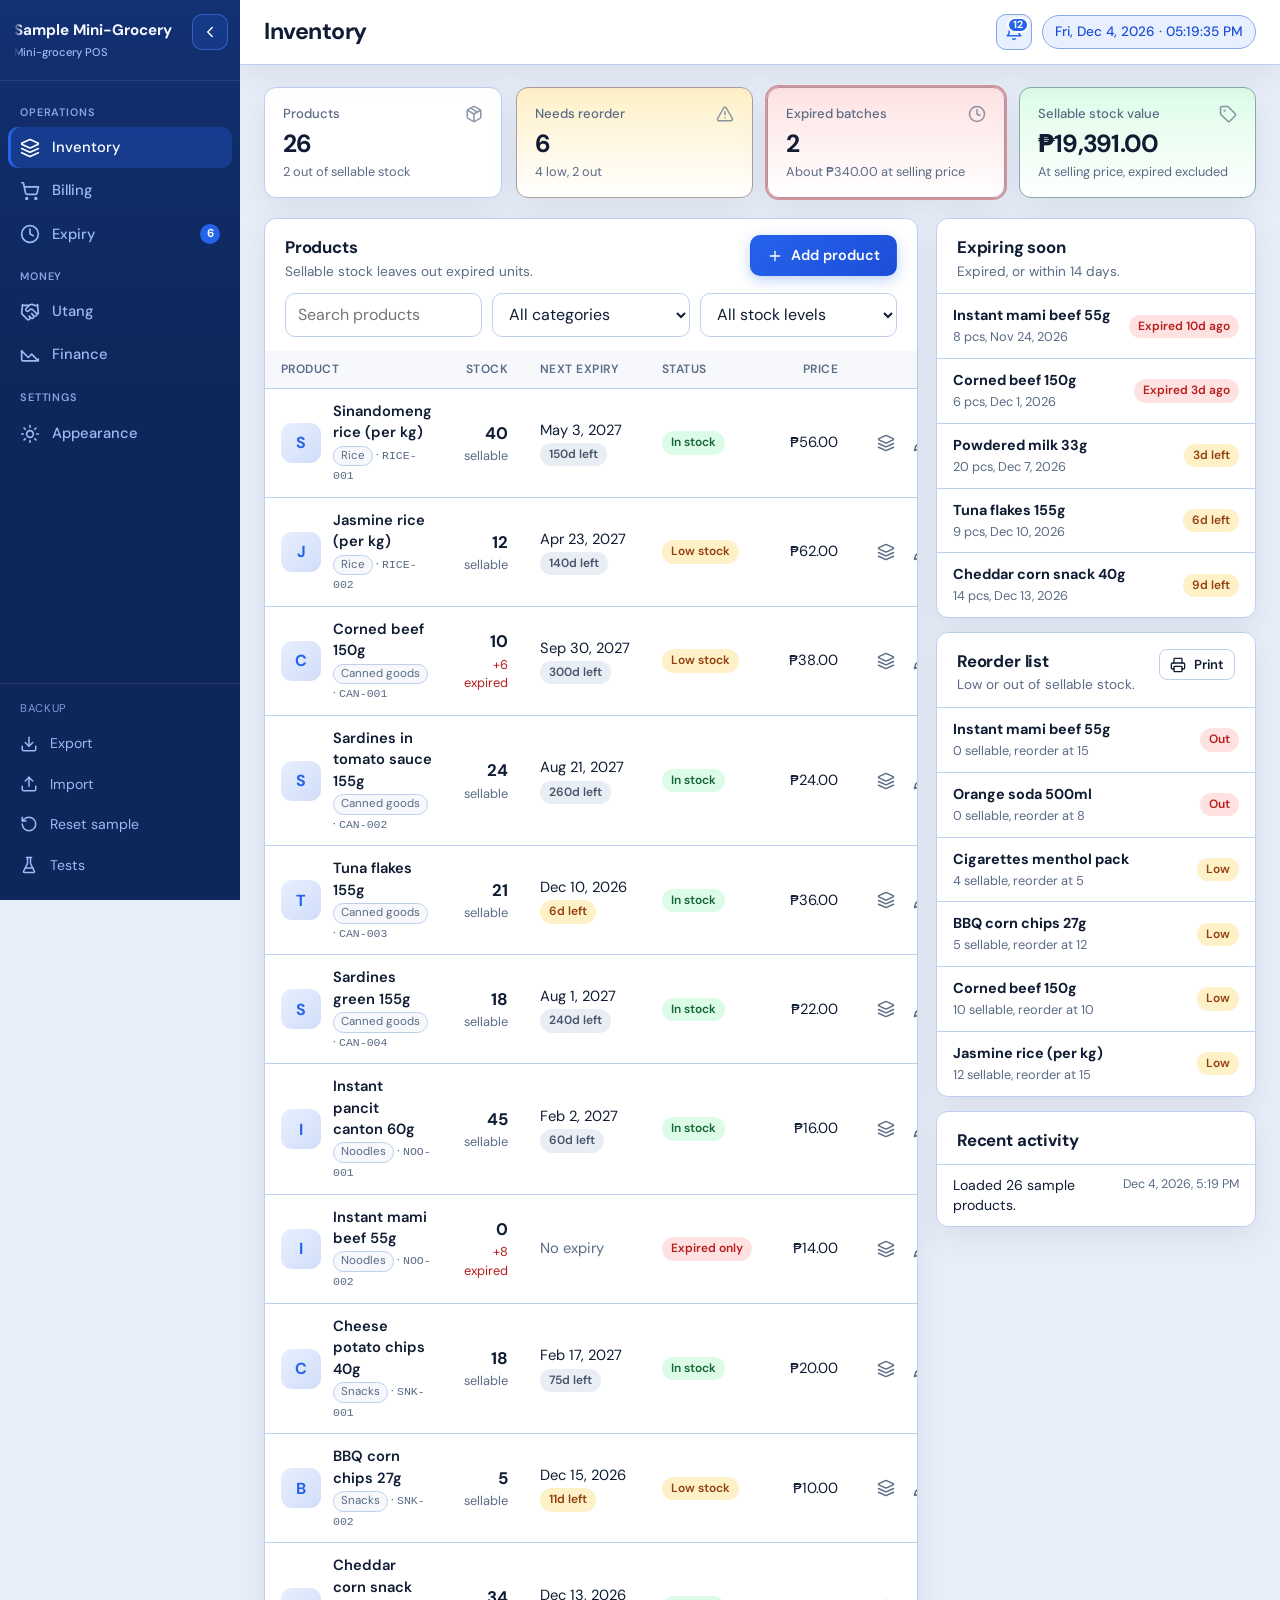
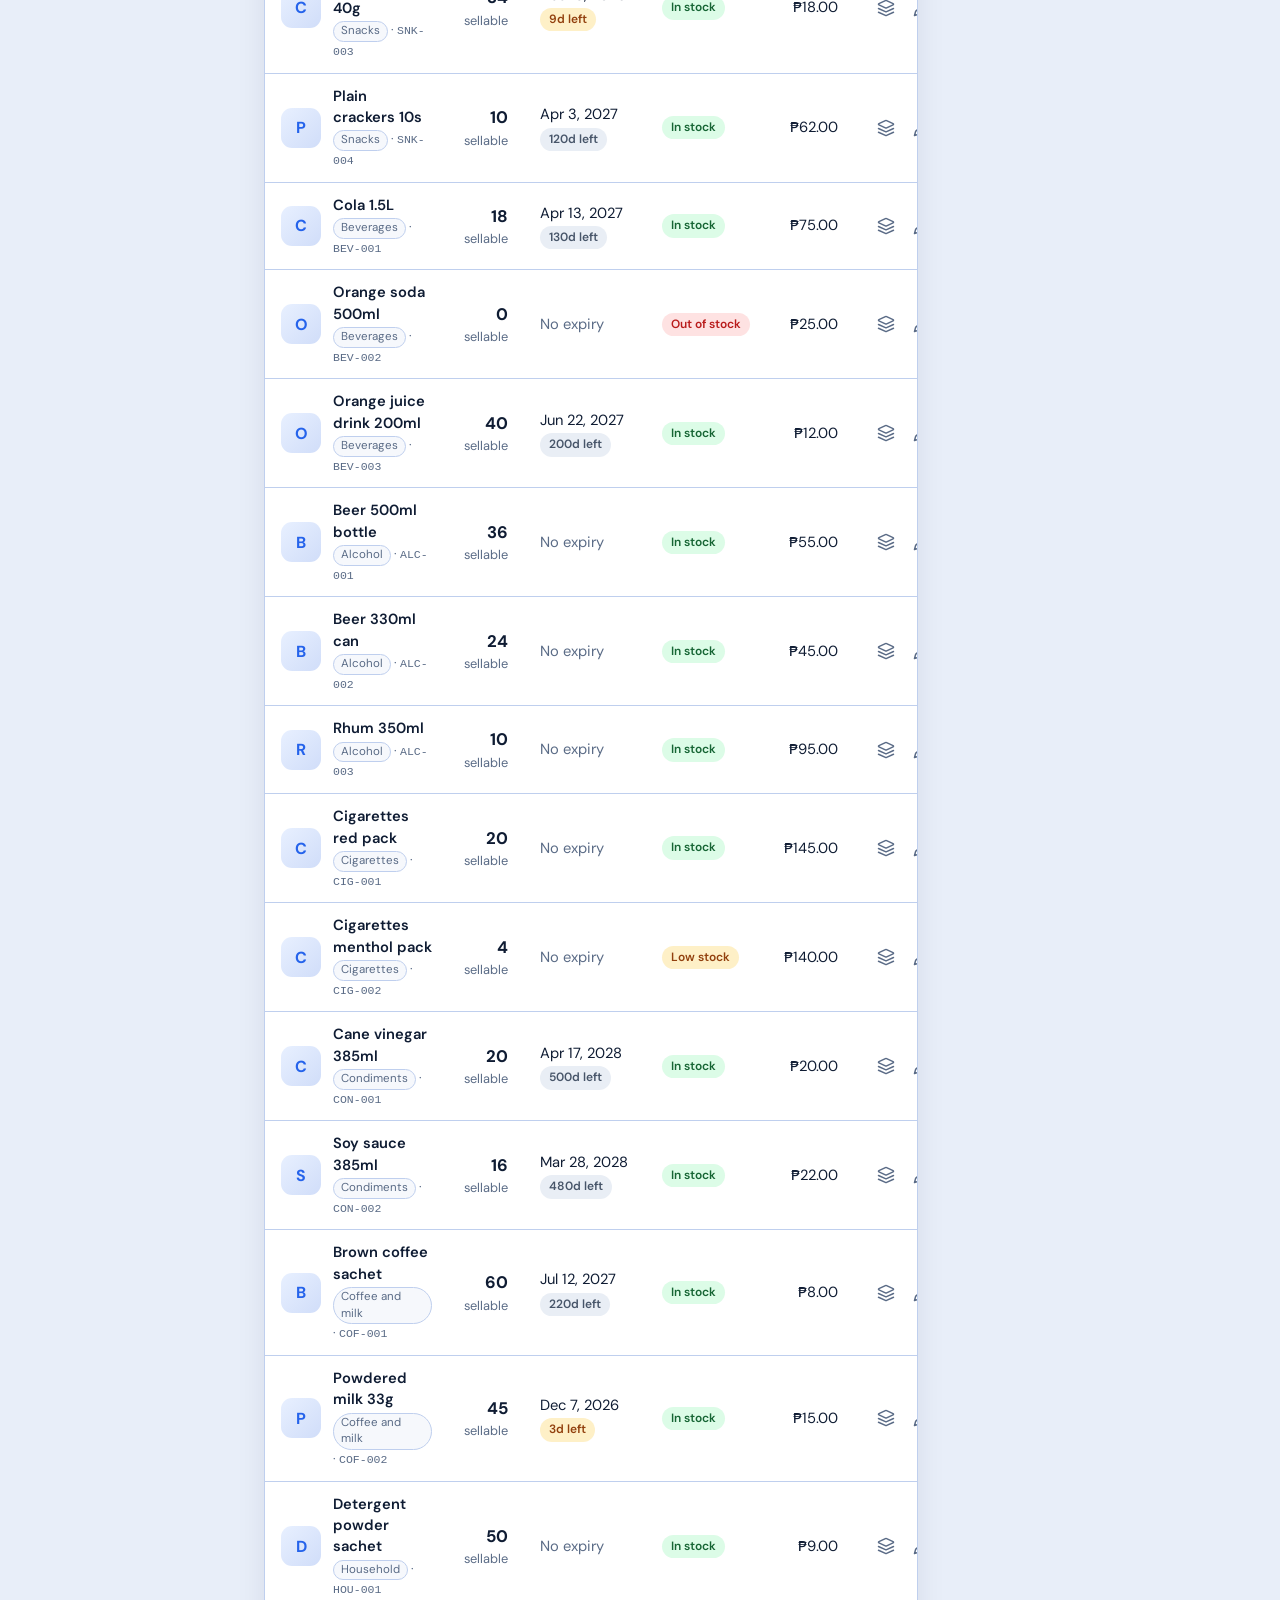
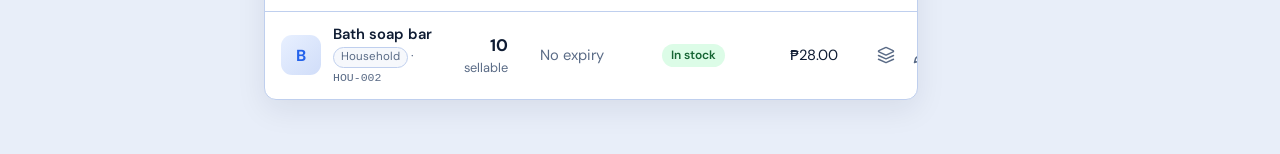
<file: index.html>
<!doctype html>
<html lang="en">
<head>
  <meta charset="utf-8">
  <meta name="viewport" content="width=device-width, initial-scale=1, viewport-fit=cover, maximum-scale=1">
  <meta name="mobile-web-app-capable" content="yes">
  <meta name="apple-mobile-web-app-capable" content="yes">
  <meta name="theme-color" content="#0b1a36">
  <title>Store Inventory</title>
  <link rel="preconnect" href="https://fonts.googleapis.com">
  <link rel="preconnect" href="https://fonts.gstatic.com" crossorigin>
  <link href="https://fonts.googleapis.com/css2?family=DM+Sans:wght@400;500;600;700&display=swap" rel="stylesheet">
  <link rel="stylesheet" href="css/styles.css">
  <script>
    /* apply the saved theme before first paint to avoid a flash */
    (function () {
      var t = null;
      try { t = localStorage.getItem('si-theme'); } catch (e) {}
      if (!t && window.matchMedia && matchMedia('(prefers-color-scheme: dark)').matches) t = 'dark';
      document.documentElement.setAttribute('data-theme', t || 'light');
    })();
  </script>
</head>
<body>
<div class="app" id="app-shell">

  <aside class="sidebar" id="sidebar" aria-label="Main navigation">
    <div class="brand">
      <div class="brand-copy">
        <div class="brand-marquee">
          <span class="brand-text brand-scroll" id="brand-name" contenteditable="true" spellcheck="false" role="textbox" aria-label="Store name" title="Click to edit store name">Store Inventory</span>
        </div>
        <div class="brand-marquee brand-marquee-sub">
          <span class="brand-sub nav-label brand-scroll" id="brand-sub" contenteditable="true" spellcheck="false" role="textbox" aria-label="Store tagline" title="Click to edit tagline">Mini-grocery POS</span>
        </div>
      </div>
      <button type="button" class="icon-btn collapse-btn" id="btn-collapse" aria-label="Collapse sidebar" title="Collapse sidebar"><i data-icon="chevron-left"></i></button>
    </div>
    <nav class="nav">
      <p class="nav-group-label">Operations</p>
      <button type="button" class="nav-item active" data-view="inventory" title="Inventory">
        <i data-icon="layers"></i><span class="nav-label">Inventory</span>
      </button>
      <button type="button" class="nav-item" data-view="billing" title="Billing">
        <i data-icon="cart"></i><span class="nav-label">Billing</span>
      </button>
      <button type="button" class="nav-item" data-view="expiry" title="Expiry">
        <i data-icon="clock"></i><span class="nav-label">Expiry</span>
        <span class="nav-badge" id="nav-expiry-badge" hidden>0</span>
      </button>
      <p class="nav-group-label">Money</p>
      <button type="button" class="nav-item" data-view="utang" title="Utang">
        <i data-icon="handshake"></i><span class="nav-label">Utang</span>
        <span class="nav-badge warn" id="nav-utang-badge" hidden>0</span>
      </button>
      <button type="button" class="nav-item" data-view="finance" title="Finance">
        <i data-icon="trend"></i><span class="nav-label">Finance</span>
      </button>
      <p class="nav-group-label">Settings</p>
      <button type="button" class="nav-item" id="btn-appearance" title="Appearance">
        <i data-icon="sun"></i><span class="nav-label">Appearance</span>
      </button>
    </nav>
    <div class="sidebar-foot">
      <p class="foot-label">Backup</p>
      <button type="button" class="side-btn" id="btn-export" title="Export JSON"><i data-icon="download"></i><span class="nav-label">Export</span></button>
      <button type="button" class="side-btn" id="btn-import" title="Import JSON"><i data-icon="upload"></i><span class="nav-label">Import</span></button>
      <button type="button" class="side-btn" id="btn-reset" title="Reset sample data"><i data-icon="reset"></i><span class="nav-label">Reset sample</span></button>
      <a class="side-btn" href="tests.html" target="_blank" rel="noopener" title="Tests"><i data-icon="flask"></i><span class="nav-label">Tests</span></a>
      <input type="file" id="file-import" accept="application/json,.json" hidden>
    </div>
  </aside>
  <div class="scrim" id="scrim"></div>

  <main class="main">
    <header class="topbar">
      <div class="topbar-left">
        <button type="button" class="icon-btn boxed menu-btn" id="btn-menu" aria-label="Open navigation"><i data-icon="menu"></i></button>
        <h1 id="page-title">Inventory</h1>
      </div>
      <div class="topbar-right">
        <div class="notif-wrap" id="notif-wrap">
          <button type="button" class="icon-btn boxed notif-btn" id="btn-notif-quick" aria-label="Alerts" title="Open alerts" aria-expanded="false" aria-controls="notif-panel">
            <i data-icon="bell"></i>
            <span class="dot-badge" id="top-alert-dot" hidden></span>
            <span class="notif-count" id="top-alert-count" hidden>0</span>
          </button>
          <div class="notif-panel" id="notif-panel" hidden role="region" aria-label="Notifications">
            <div class="notif-panel-head">
              <strong>Notifications</strong>
              <button type="button" class="icon-btn" id="btn-notif-close" aria-label="Close notifications"><i data-icon="x"></i></button>
            </div>
            <div class="notif-panel-body" id="notif-panel-body">
              <p class="notif-empty">There are currently no notifications</p>
            </div>
          </div>
        </div>
        <span class="date-chip" id="today-label"></span>
      </div>
    </header>

    <div class="content">
      <div class="notice" id="notice" hidden>
        <span id="notice-text"></span>
        <button type="button" class="icon-btn" id="notice-close" aria-label="Dismiss"><i data-icon="x"></i></button>
      </div>

      <!-- ============ INVENTORY ============ -->
      <section id="view-inventory" class="view">
        <div class="cards" id="summary-cards"></div>
        <div class="grid-main">
          <section class="panel">
            <div class="panel-head">
              <div>
                <h2>Products</h2>
                <p class="muted">Sellable stock leaves out expired units.</p>
              </div>
              <button type="button" class="btn primary" id="btn-add-product"><i data-icon="plus"></i>Add product</button>
            </div>
            <div class="toolbar">
              <input type="search" id="f-search" placeholder="Search products" aria-label="Search products">
              <select id="f-category" aria-label="Filter by category"></select>
              <select id="f-status" aria-label="Filter by stock status">
                <option value="">All stock levels</option>
                <option value="ok">In stock</option>
                <option value="low">Low stock</option>
                <option value="out">Out of stock</option>
              </select>
            </div>
            <div class="table-wrap inv-table-wrap">
              <table class="inv-table">
                <thead>
                  <tr>
                    <th class="col-product">Product</th>
                    <th class="num col-stock">Stock</th>
                    <th class="col-expiry">Next expiry</th>
                    <th class="col-status">Status</th>
                    <th class="num col-price">Price</th>
                    <th class="col-actions"><span class="sr-only">Actions</span></th>
                  </tr>
                </thead>
                <tbody id="inv-body"></tbody>
              </table>
            </div>
            <div class="empty" id="inv-empty" hidden><strong>No products match</strong>Clear the search or filters, or add a new product.</div>
          </section>

          <aside class="side-panels">
            <section class="panel watch">
              <div class="panel-head"><div><h2>Expiring soon</h2><p class="muted" id="soon-sub"></p></div></div>
              <div id="soon-list"></div>
            </section>
            <section class="panel">
              <div class="panel-head">
                <div><h2>Reorder list</h2><p class="muted">Low or out of sellable stock.</p></div>
                <button type="button" class="btn ghost small" id="btn-print-reorder" title="Print reorder list"><i data-icon="printer"></i>Print</button>
              </div>
              <div id="reorder-list"></div>
            </section>
            <section class="panel">
              <div class="panel-head"><h2>Recent activity</h2></div>
              <ul class="activity" id="activity-list"></ul>
            </section>
          </aside>
        </div>
      </section>

      <!-- ============ BILLING ============ -->
      <section id="view-billing" class="view" hidden>
        <div class="grid-billing">
          <section class="panel">
            <div class="panel-head">
              <div>
                <h2>New sale</h2>
                <p class="muted">Type or scan a SKU and press Enter, or pick a product below.</p>
              </div>
            </div>
            <div class="toolbar">
              <input type="text" id="b-sku" placeholder="SKU, then Enter" autocomplete="off" aria-label="SKU to add to cart">
              <input type="search" id="b-search" placeholder="Search by name" aria-label="Search products by name">
            </div>
            <div class="result-list" id="b-results"></div>
          </section>

          <section class="panel">
            <div class="panel-head"><h2>Cart</h2><button type="button" class="btn ghost" id="btn-clear-cart">Clear cart</button></div>
            <div class="table-wrap">
              <table>
                <thead><tr><th>Item</th><th class="num">Price</th><th class="num">Qty</th><th class="num">Amount</th><th></th></tr></thead>
                <tbody id="cart-body"></tbody>
              </table>
            </div>
            <div class="empty" id="cart-empty"><strong>The cart is empty</strong>Add items by SKU or from the list.</div>
            <div class="cart-total"><span>Total</span><strong id="cart-total">0.00</strong></div>
            <div class="cart-actions"><button type="button" class="btn primary block" id="btn-checkout">Complete sale</button></div>
          </section>
        </div>

        <div class="grid-billing">
          <section class="panel">
            <div class="panel-head">
              <div><h2>Sales slip</h2><p class="muted">An itemized record for the customer. Not an official receipt.</p></div>
              <button type="button" class="btn ghost" id="btn-print" disabled><i data-icon="printer"></i>Print slip</button>
            </div>
            <div class="slip" id="slip"></div>
          </section>
          <section class="panel">
            <div class="panel-head"><h2>Recent sales</h2></div>
            <div id="sales-list"></div>
          </section>
        </div>
      </section>

      <!-- ============ EXPIRY WATCH ============ -->
      <section id="view-expiry" class="view" hidden>
        <div class="cards" id="expiry-cards"></div>

        <section class="panel">
          <div class="panel-head">
            <div>
              <h2>Expired stock</h2>
              <p class="muted">Expired batches cannot be sold. Pull them out to clear the shelf and record the loss.</p>
            </div>
            <button type="button" class="btn danger" id="btn-pullout">Pull out all expired</button>
          </div>
          <div class="table-wrap">
            <table>
              <thead><tr><th>Product</th><th>SKU</th><th class="num">Qty</th><th>Expired on</th><th>Overdue</th><th class="num">Value at price</th></tr></thead>
              <tbody id="expired-body"></tbody>
            </table>
          </div>
          <div class="empty" id="expired-empty" hidden><strong>Nothing has expired</strong>Every batch on the shelf is still good.</div>
        </section>

        <section class="panel">
          <div class="panel-head">
            <div>
              <h2>Expiring soon</h2>
              <p class="muted">Earliest first. Sell or discount these before the rest.</p>
            </div>
            <label class="inline" for="warn-days">Warn within <input type="number" id="warn-days" min="1" max="365" step="1"> days</label>
          </div>
          <div class="table-wrap">
            <table>
              <thead><tr><th>Product</th><th>SKU</th><th class="num">Qty</th><th>Expires on</th><th>Time left</th><th class="num">Value at price</th></tr></thead>
              <tbody id="soon-body"></tbody>
            </table>
          </div>
          <div class="empty" id="soon-empty" hidden><strong>Nothing expires soon</strong>Try a longer warning window.</div>
        </section>

        <p class="how" id="how-note"></p>
      </section>

      <!-- ============ UTANG ============ -->
      <section id="view-utang" class="view" hidden>
        <div class="cards" id="utang-cards"></div>
        <section class="panel">
          <div class="panel-head">
            <div>
              <h2>Customer credit (Utang)</h2>
              <p class="muted">Open balances, due dates, and payment history.</p>
            </div>
            <div class="toolbar tight">
              <input type="search" id="u-search" placeholder="Search customer or ID" aria-label="Search utang">
              <select id="u-status" aria-label="Filter utang status">
                <option value="">All</option>
                <option value="open">Open / partial / overdue</option>
                <option value="overdue">Overdue only</option>
                <option value="paid">Paid</option>
              </select>
            </div>
          </div>
          <div class="table-wrap">
            <table>
              <thead>
                <tr>
                  <th>#</th><th>Customer</th><th>Sale</th><th class="num">Amount</th><th class="num">Remaining</th>
                  <th>Due</th><th>Status</th><th></th>
                </tr>
              </thead>
              <tbody id="utang-body"></tbody>
            </table>
          </div>
          <div class="empty" id="utang-empty" hidden><strong>No utang records</strong>Complete a sale as utang to create one.</div>
        </section>
      </section>

      <!-- ============ FINANCE ============ -->
      <section id="view-finance" class="view" hidden>
        <div class="cards" id="finance-cards"></div>
        <section class="panel">
          <div class="panel-head">
            <div>
              <h2>Performance charts</h2>
              <p class="muted">Assets, cash flow, losses, and illustrative net gain.</p>
            </div>
            <div class="chart-type-toggle" role="group" aria-label="Chart type">
              <button type="button" class="btn ghost small chart-type-btn active" data-chart-type="bar">Bar</button>
              <button type="button" class="btn ghost small chart-type-btn" data-chart-type="line">Line</button>
            </div>
          </div>
          <div class="finance-charts" id="finance-charts"></div>
        </section>
        <div class="grid-finance">
          <section class="panel">
            <div class="panel-head">
              <div>
                <h2>Financial summary</h2>
                <p class="muted">Inventory value, credit assets, cash movement, and expired losses.</p>
              </div>
              <div class="action-row">
                <button type="button" class="btn ghost small" id="btn-save-report">Save this month</button>
                <button type="button" class="btn primary small" id="btn-compare-reports">Compare</button>
              </div>
            </div>
            <div id="finance-detail" class="finance-detail"></div>
          </section>
        </div>
        <section class="panel calc-bar-panel">
          <button type="button" class="calc-bar-toggle" id="btn-calc-toggle" aria-expanded="false" aria-controls="calculator-wrap">
            <span class="calc-bar-label"><i data-icon="tag"></i> Calculator</span>
            <span class="calc-bar-hint muted" id="calc-bar-hint">Show</span>
          </button>
          <div class="calculator-wrap" id="calculator-wrap" hidden>
            <div class="calculator" id="calculator">
              <input type="text" id="calc-display" class="calc-display" placeholder="0" inputmode="decimal" autocomplete="off" spellcheck="false" aria-label="Calculator expression" enterkeyhint="done">
              <div class="calc-keys">
                <button type="button" class="calc-key" data-k="C">C</button>
                <button type="button" class="calc-key" data-k="(">(</button>
                <button type="button" class="calc-key" data-k=")">)</button>
                <button type="button" class="calc-key op" data-k="/">÷</button>
                <button type="button" class="calc-key" data-k="7">7</button>
                <button type="button" class="calc-key" data-k="8">8</button>
                <button type="button" class="calc-key" data-k="9">9</button>
                <button type="button" class="calc-key op" data-k="*">×</button>
                <button type="button" class="calc-key" data-k="4">4</button>
                <button type="button" class="calc-key" data-k="5">5</button>
                <button type="button" class="calc-key" data-k="6">6</button>
                <button type="button" class="calc-key op" data-k="-">−</button>
                <button type="button" class="calc-key" data-k="1">1</button>
                <button type="button" class="calc-key" data-k="2">2</button>
                <button type="button" class="calc-key" data-k="3">3</button>
                <button type="button" class="calc-key op" data-k="+">+</button>
                <button type="button" class="calc-key" data-k="0">0</button>
                <button type="button" class="calc-key" data-k=".">.</button>
                <button type="button" class="calc-key" data-k="%">%</button>
                <button type="button" class="calc-key eq" data-k="=">=</button>
              </div>
              <p class="calc-result muted" id="calc-result"></p>
            </div>
          </div>
        </section>
      </section>
    </div>
  </main>
</div>

<dialog id="appearance-dialog" aria-labelledby="ap-title">
  <div class="dialog-body">
    <div class="dialog-head">
      <div><h2 id="ap-title">Appearance</h2><p class="muted">Theme and accent color for the whole app.</p></div>
      <button type="button" class="icon-btn" data-close aria-label="Close"><i data-icon="x"></i></button>
    </div>
    <p class="form-group-title" style="border:0;padding-top:0">Mode</p>
    <div class="theme-mode-row" id="theme-mode-row">
      <button type="button" class="theme-mode-btn" data-mode="light">Light</button>
      <button type="button" class="theme-mode-btn" data-mode="dark">Dark</button>
    </div>
    <p class="form-group-title">Accent color</p>
    <div class="palette-grid" id="palette-grid">
      <button type="button" class="palette-swatch" data-palette="blue" title="Blue" style="--sw: #2563eb"></button>
      <button type="button" class="palette-swatch" data-palette="emerald" title="Emerald" style="--sw: #059669"></button>
      <button type="button" class="palette-swatch" data-palette="violet" title="Violet" style="--sw: #7c3aed"></button>
      <button type="button" class="palette-swatch" data-palette="amber" title="Amber" style="--sw: #d97706"></button>
      <button type="button" class="palette-swatch" data-palette="rose" title="Rose" style="--sw: #e11d48"></button>
      <button type="button" class="palette-swatch" data-palette="slate" title="Slate" style="--sw: #475569"></button>
    </div>
    <p class="form-group-title">Custom color</p>
    <div class="custom-color-row">
      <label class="custom-swatch-wrap" title="Color wheel">
        <input type="color" id="custom-color-picker" value="#2563eb" aria-label="Pick a custom accent color">
        <span class="custom-swatch-ring" id="custom-swatch-ring"></span>
      </label>
      <label class="field custom-hex-field">Hex
        <input type="text" id="custom-hex-input" maxlength="7" placeholder="#7c3aed" spellcheck="false" autocomplete="off" aria-label="Accent hex code">
      </label>
      <button type="button" class="btn primary small" id="btn-apply-custom-color">Apply</button>
    </div>
    <p class="muted custom-color-hint">Use the wheel or type a hex code (e.g. <code>#8b5cf6</code>). The app tints panels, tabs, and the sidebar from your choice.</p>
    <div class="dialog-actions">
      <button type="button" class="btn primary" data-close>Done</button>
    </div>
  </div>
</dialog>

<dialog id="compare-dialog" aria-labelledby="cmp-title">
  <div class="dialog-body compare-body">
    <div class="dialog-head">
      <div><h2 id="cmp-title">Compare reports</h2><p class="muted">Pick two monthly snapshots to compare side by side.</p></div>
      <button type="button" class="icon-btn" data-close aria-label="Close"><i data-icon="x"></i></button>
    </div>
    <div class="form-grid">
      <label class="field">Report A
        <select id="cmp-a" aria-label="First report"></select>
      </label>
      <label class="field">Report B
        <select id="cmp-b" aria-label="Second report"></select>
      </label>
    </div>
    <div id="compare-result" class="compare-result"></div>
    <div class="dialog-actions">
      <button type="button" class="btn ghost" data-close>Close</button>
    </div>
  </div>
</dialog>

<!-- ============ DIALOGS ============ -->
<dialog id="product-dialog" aria-labelledby="pd-title">
  <form id="product-form" class="dialog-body" novalidate>
    <div class="dialog-head">
      <div><h2 id="pd-title">Add product</h2><p class="muted" id="pd-sub"></p></div>
      <button type="button" class="icon-btn" data-close aria-label="Close"><i data-icon="x"></i></button>
    </div>
    <div class="form-grid">
      <label class="field full">Product name<input id="pd-name" type="text" autocomplete="off" required></label>
      <label class="field">Category<input id="pd-category" type="text" list="category-options" autocomplete="off" placeholder="e.g. Alcohol" required></label>
      <label class="field">SKU <span class="muted" style="font-weight:400">(auto)</span>
        <input id="pd-sku" type="text" autocomplete="off" readonly class="sku-readonly" placeholder="Set category first">
      </label>
      <label class="field">Price (PHP)<input id="pd-price" type="number" min="0" step="0.01" inputmode="decimal" required></label>
      <label class="field">Reorder level<input id="pd-reorder" type="number" min="0" step="1" inputmode="numeric"></label>
      <p class="form-group-title" id="pd-stock-title">First delivery (optional)</p>
      <label class="field" id="pd-qty-wrap">Quantity<input id="pd-qty" type="number" min="1" step="1" inputmode="numeric"></label>
      <label class="field" id="pd-exp-wrap">Expiry date<input id="pd-expiry" type="date"></label>
    </div>
    <datalist id="category-options"></datalist>
    <p class="form-error" id="pd-error" hidden></p>
    <div class="dialog-actions">
      <button type="button" class="btn ghost" data-close>Cancel</button>
      <button type="submit" class="btn primary" id="pd-save">Save product</button>
    </div>
  </form>
</dialog>

<dialog id="batch-dialog" aria-labelledby="bd-title">
  <div class="dialog-body">
    <div class="dialog-head">
      <div><h2 id="bd-title">Batches</h2><p class="muted" id="bd-sub"></p></div>
      <button type="button" class="icon-btn" data-close aria-label="Close"><i data-icon="x"></i></button>
    </div>
    <div class="table-wrap">
      <table>
        <thead><tr><th>Batch</th><th class="num">Qty</th><th>Expiry</th><th>Received</th><th>Status</th><th></th></tr></thead>
        <tbody id="bd-body"></tbody>
      </table>
      <div class="empty" id="bd-empty" hidden><strong>No stock on hand</strong>Receive a delivery below.</div>
    </div>
    <form id="batch-form" class="inline-form" novalidate>
      <label class="field">Quantity received<input id="bd-qty" type="number" min="1" step="1" inputmode="numeric" required></label>
      <label class="field">Expiry date<input id="bd-expiry" type="date"></label>
      <button type="submit" class="btn primary">Receive stock</button>
    </form>
    <p class="form-error" id="bd-error" hidden></p>
  </div>
</dialog>

<dialog id="checkout-dialog" aria-labelledby="co-title">
  <form id="checkout-form" class="dialog-body" novalidate>
    <div class="dialog-head">
      <div><h2 id="co-title">Complete sale</h2><p class="muted">Choose how the customer pays.</p></div>
      <button type="button" class="icon-btn" data-close aria-label="Close"><i data-icon="x"></i></button>
    </div>
    <div class="pay-modes">
      <label class="pay-card">
        <input type="radio" name="pay-mode" value="cash" checked>
        <span class="pay-card-body"><strong>Cash</strong><small>Paid now</small></span>
      </label>
      <label class="pay-card">
        <input type="radio" name="pay-mode" value="utang">
        <span class="pay-card-body"><strong>Utang</strong><small>Customer credit</small></span>
      </label>
    </div>
    <div id="utang-fields" class="form-grid" hidden>
      <label class="field full">Customer name<input id="co-customer" type="text" autocomplete="name" placeholder="Required for utang"></label>
      <label class="field">Due date<input id="co-due" type="date"></label>
      <label class="field full">Note (optional)<input id="co-note" type="text" placeholder="e.g. Weekly customer"></label>
    </div>
    <p class="checkout-total">Total: <strong id="co-total">0.00</strong></p>
    <p class="form-error" id="co-error" hidden></p>
    <div class="dialog-actions">
      <button type="button" class="btn ghost" data-close>Cancel</button>
      <button type="submit" class="btn primary" id="co-confirm">Confirm sale</button>
    </div>
  </form>
</dialog>

<dialog id="refund-dialog" aria-labelledby="rf-title">
  <form id="refund-form" class="dialog-body" novalidate>
    <div class="dialog-head">
      <div><h2 id="rf-title">Refund / return</h2><p class="muted" id="rf-sub"></p></div>
      <button type="button" class="icon-btn" data-close aria-label="Close"><i data-icon="x"></i></button>
    </div>
    <div class="table-wrap">
      <table>
        <thead><tr><th>Item</th><th class="num">Sold</th><th class="num">Return qty</th></tr></thead>
        <tbody id="rf-body"></tbody>
      </table>
    </div>
    <label class="field full">Reason<input id="rf-reason" type="text" placeholder="Customer change of mind / damaged / wrong item"></label>
    <p class="form-error" id="rf-error" hidden></p>
    <div class="dialog-actions">
      <button type="button" class="btn ghost" data-close>Cancel</button>
      <button type="submit" class="btn primary" id="rf-confirm">Process refund</button>
    </div>
  </form>
</dialog>

<dialog id="pay-utang-dialog" aria-labelledby="pu-title">
  <form id="pay-utang-form" class="dialog-body" novalidate>
    <div class="dialog-head">
      <div><h2 id="pu-title">Record payment</h2><p class="muted" id="pu-sub"></p></div>
      <button type="button" class="icon-btn" data-close aria-label="Close"><i data-icon="x"></i></button>
    </div>
    <div class="form-grid">
      <label class="field">Amount (PHP)<input id="pu-amount" type="number" min="0.01" step="0.01" inputmode="decimal" required></label>
      <label class="field full">Note (optional)<input id="pu-note" type="text"></label>
    </div>
    <p class="form-error" id="pu-error" hidden></p>
    <div class="dialog-actions">
      <button type="button" class="btn ghost" data-close>Cancel</button>
      <button type="submit" class="btn primary">Save payment</button>
    </div>
  </form>
</dialog>

<dialog id="extend-utang-dialog" aria-labelledby="eu-title">
  <form id="extend-utang-form" class="dialog-body" novalidate>
    <div class="dialog-head">
      <div><h2 id="eu-title">Extend due date</h2><p class="muted" id="eu-sub"></p></div>
      <button type="button" class="icon-btn" data-close aria-label="Close"><i data-icon="x"></i></button>
    </div>
    <div class="form-grid">
      <label class="field">New due date<input id="eu-due" type="date" required></label>
      <label class="field">Or add days<input id="eu-days" type="number" min="1" max="365" step="1" inputmode="numeric" placeholder="e.g. 7"></label>
      <label class="field full">Note (optional)<input id="eu-note" type="text" placeholder="e.g. Customer requested extra week"></label>
    </div>
    <p class="muted" style="font-size:.85rem;margin-top:4px">Leave “add days” blank to use the date above. If you type days, the date field is recalculated from the later of today and the current due.</p>
    <p class="form-error" id="eu-error" hidden></p>
    <div class="dialog-actions">
      <button type="button" class="btn ghost" data-close>Cancel</button>
      <button type="submit" class="btn primary">Extend due date</button>
    </div>
  </form>
</dialog>

<dialog id="confirm-dialog" aria-labelledby="confirm-msg">
  <form method="dialog" class="dialog-body">
    <p id="confirm-msg" style="font-weight:600"></p>
    <div class="dialog-actions">
      <button type="submit" value="cancel" class="btn ghost">Cancel</button>
      <button type="submit" value="ok" class="btn danger" id="confirm-ok">Confirm</button>
    </div>
  </form>
</dialog>

<!-- Print-only reorder sheet -->
<div id="print-reorder" class="print-only" hidden></div>

<div class="toast" id="toast" role="status" aria-live="polite"></div>

<script src="js/structures.js"></script>
<script src="js/inventory.js"></script>
<script src="js/calculator.js"></script>
<script src="js/app.js"></script>
</body>
</html>
</file>
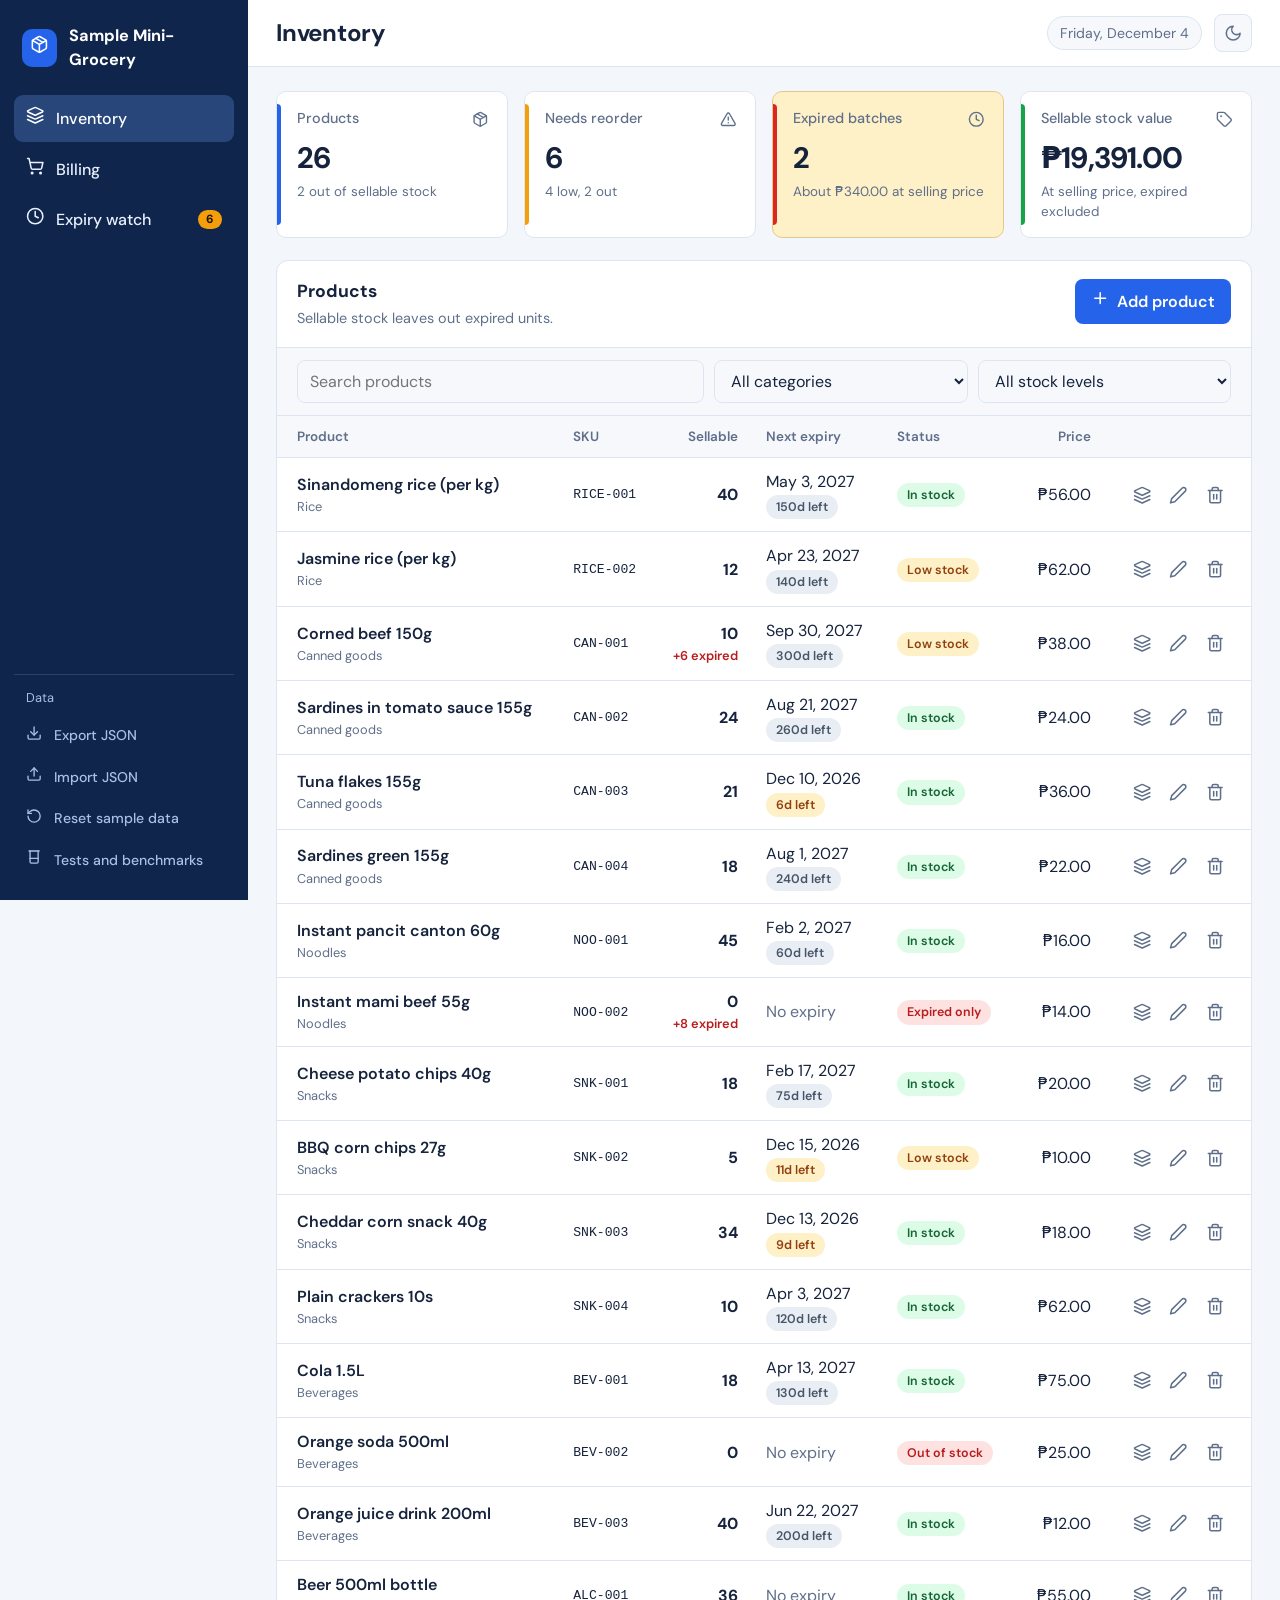
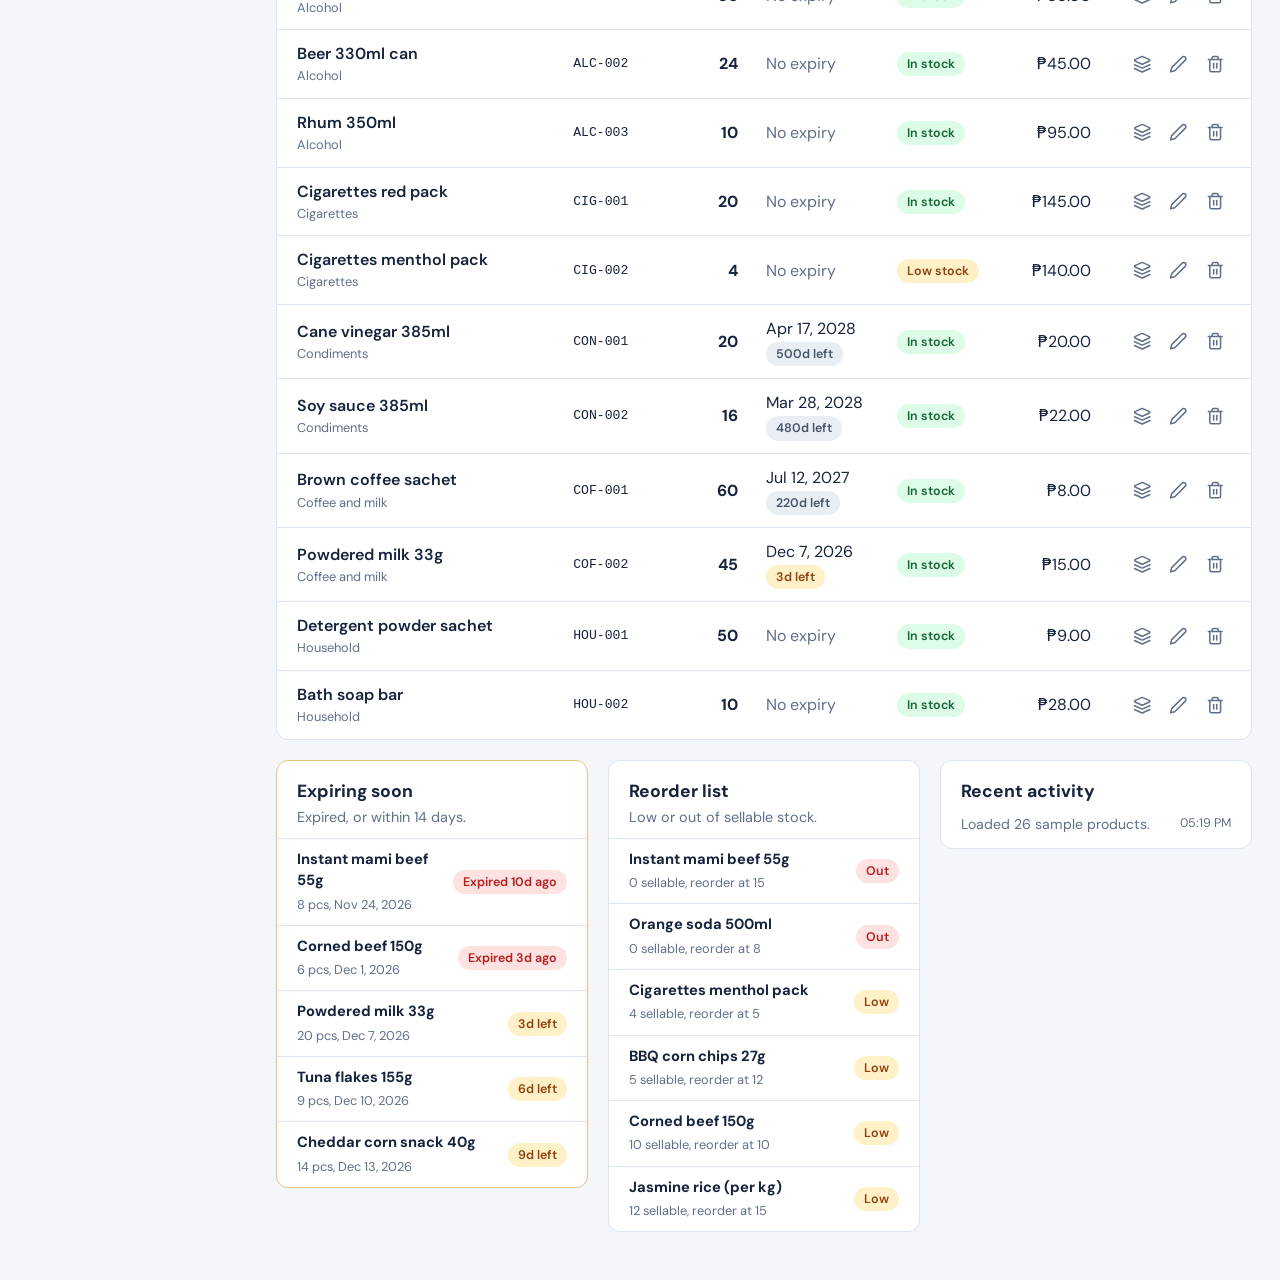
<file: project-eveningstar/index.html>
<!doctype html>
<html lang="en">
<head>
  <meta charset="utf-8">
  <meta name="viewport" content="width=device-width, initial-scale=1">
  <title>Store Inventory</title>
  <link rel="preconnect" href="https://fonts.googleapis.com">
  <link rel="preconnect" href="https://fonts.gstatic.com" crossorigin>
  <link href="https://fonts.googleapis.com/css2?family=DM+Sans:wght@400;500;600;700&display=swap" rel="stylesheet">
  <link rel="stylesheet" href="css/styles.css">
  <script>
    /* apply the saved theme before first paint to avoid a flash */
    (function () {
      var t = null;
      try { t = localStorage.getItem('si-theme'); } catch (e) {}
      if (!t && window.matchMedia && matchMedia('(prefers-color-scheme: dark)').matches) t = 'dark';
      document.documentElement.setAttribute('data-theme', t || 'light');
    })();
  </script>
</head>
<body>
<div class="app">

  <aside class="sidebar" id="sidebar" aria-label="Main navigation">
    <div class="brand"><span class="brand-mark"><i data-icon="package"></i></span><span id="brand-name">Store Inventory</span></div>
    <nav class="nav">
      <button type="button" class="nav-item active" data-view="inventory"><i data-icon="layers"></i><span>Inventory</span></button>
      <button type="button" class="nav-item" data-view="billing"><i data-icon="cart"></i><span>Billing</span></button>
      <button type="button" class="nav-item" data-view="expiry"><i data-icon="clock"></i><span>Expiry watch</span><span class="nav-badge" id="nav-expiry-badge" hidden>0</span></button>
    </nav>
    <div class="sidebar-foot">
      <p class="foot-label">Data</p>
      <button type="button" class="side-btn" id="btn-export"><i data-icon="download"></i>Export JSON</button>
      <button type="button" class="side-btn" id="btn-import"><i data-icon="upload"></i>Import JSON</button>
      <button type="button" class="side-btn" id="btn-reset"><i data-icon="reset"></i>Reset sample data</button>
      <a class="side-btn" href="tests.html" target="_blank" rel="noopener"><i data-icon="flask"></i>Tests and benchmarks</a>
      <input type="file" id="file-import" accept="application/json,.json" hidden>
    </div>
  </aside>
  <div class="scrim" id="scrim"></div>

  <main class="main">
    <header class="topbar">
      <div class="topbar-left">
        <button type="button" class="icon-btn boxed menu-btn" id="btn-menu" aria-label="Open navigation"><i data-icon="menu"></i></button>
        <h1 id="page-title">Inventory</h1>
      </div>
      <div class="topbar-right">
        <span class="date-chip" id="today-label"></span>
        <button type="button" class="icon-btn boxed" id="btn-theme" aria-label="Switch theme"></button>
      </div>
    </header>

    <div class="content">
      <div class="notice" id="notice" hidden>
        <span id="notice-text"></span>
        <button type="button" class="icon-btn" id="notice-close" aria-label="Dismiss"><i data-icon="x"></i></button>
      </div>

      <!-- ============ INVENTORY ============ -->
      <section id="view-inventory" class="view">
        <div class="cards" id="summary-cards"></div>
        <div class="grid-main">
          <section class="panel">
            <div class="panel-head">
              <div>
                <h2>Products</h2>
                <p class="muted">Sellable stock leaves out expired units.</p>
              </div>
              <button type="button" class="btn primary" id="btn-add-product"><i data-icon="plus"></i>Add product</button>
            </div>
            <div class="toolbar">
              <input type="search" id="f-search" placeholder="Search products" aria-label="Search products">
              <select id="f-category" aria-label="Filter by category"></select>
              <select id="f-status" aria-label="Filter by stock status">
                <option value="">All stock levels</option>
                <option value="ok">In stock</option>
                <option value="low">Low stock</option>
                <option value="out">Out of stock</option>
              </select>
            </div>
            <div class="table-wrap">
              <table>
                <thead>
                  <tr>
                    <th>Product</th><th>SKU</th>
                    <th class="num">Sellable</th><th>Next expiry</th><th>Status</th>
                    <th class="num">Price</th><th><span class="sr-only" style="position:absolute;left:-9999px">Actions</span></th>
                  </tr>
                </thead>
                <tbody id="inv-body"></tbody>
              </table>
            </div>
            <div class="empty" id="inv-empty" hidden><strong>No products match</strong>Clear the search or filters, or add a new product.</div>
          </section>

          <aside class="side-panels">
            <section class="panel watch">
              <div class="panel-head"><div><h2>Expiring soon</h2><p class="muted" id="soon-sub"></p></div></div>
              <div id="soon-list"></div>
            </section>
            <section class="panel">
              <div class="panel-head"><div><h2>Reorder list</h2><p class="muted">Low or out of sellable stock.</p></div></div>
              <div id="reorder-list"></div>
            </section>
            <section class="panel">
              <div class="panel-head"><h2>Recent activity</h2></div>
              <ul class="activity" id="activity-list"></ul>
            </section>
          </aside>
        </div>
      </section>

      <!-- ============ BILLING ============ -->
      <section id="view-billing" class="view" hidden>
        <div class="grid-billing">
          <section class="panel">
            <div class="panel-head">
              <div>
                <h2>New sale</h2>
                <p class="muted">Type or scan a SKU and press Enter, or pick a product below.</p>
              </div>
            </div>
            <div class="toolbar">
              <input type="text" id="b-sku" placeholder="SKU, then Enter" autocomplete="off" aria-label="SKU to add to cart">
              <input type="search" id="b-search" placeholder="Search by name" aria-label="Search products by name">
            </div>
            <div class="result-list" id="b-results"></div>
          </section>

          <section class="panel">
            <div class="panel-head"><h2>Cart</h2><button type="button" class="btn ghost" id="btn-clear-cart">Clear cart</button></div>
            <div class="table-wrap">
              <table>
                <thead><tr><th>Item</th><th class="num">Price</th><th class="num">Qty</th><th class="num">Amount</th><th></th></tr></thead>
                <tbody id="cart-body"></tbody>
              </table>
            </div>
            <div class="empty" id="cart-empty"><strong>The cart is empty</strong>Add items by SKU or from the list.</div>
            <div class="cart-total"><span>Total</span><strong id="cart-total">0.00</strong></div>
            <div class="cart-actions"><button type="button" class="btn primary block" id="btn-checkout">Complete sale</button></div>
          </section>
        </div>

        <div class="grid-billing">
          <section class="panel">
            <div class="panel-head">
              <div><h2>Sales slip</h2><p class="muted">An itemized record for the customer. Not an official receipt.</p></div>
              <button type="button" class="btn ghost" id="btn-print" disabled><i data-icon="printer"></i>Print slip</button>
            </div>
            <div class="slip" id="slip"></div>
          </section>
          <section class="panel">
            <div class="panel-head"><h2>Recent sales</h2></div>
            <div id="sales-list"></div>
          </section>
        </div>
      </section>

      <!-- ============ EXPIRY WATCH ============ -->
      <section id="view-expiry" class="view" hidden>
        <div class="cards" id="expiry-cards"></div>

        <section class="panel">
          <div class="panel-head">
            <div>
              <h2>Expired stock</h2>
              <p class="muted">Expired batches cannot be sold. Pull them out to clear the shelf and record the loss.</p>
            </div>
            <button type="button" class="btn danger" id="btn-pullout">Pull out all expired</button>
          </div>
          <div class="table-wrap">
            <table>
              <thead><tr><th>Product</th><th>SKU</th><th class="num">Qty</th><th>Expired on</th><th>Overdue</th><th class="num">Value at price</th></tr></thead>
              <tbody id="expired-body"></tbody>
            </table>
          </div>
          <div class="empty" id="expired-empty" hidden><strong>Nothing has expired</strong>Every batch on the shelf is still good.</div>
        </section>

        <section class="panel">
          <div class="panel-head">
            <div>
              <h2>Expiring soon</h2>
              <p class="muted">Earliest first. Sell or discount these before the rest.</p>
            </div>
            <label class="inline" for="warn-days">Warn within <input type="number" id="warn-days" min="1" max="365" step="1"> days</label>
          </div>
          <div class="table-wrap">
            <table>
              <thead><tr><th>Product</th><th>SKU</th><th class="num">Qty</th><th>Expires on</th><th>Time left</th><th class="num">Value at price</th></tr></thead>
              <tbody id="soon-body"></tbody>
            </table>
          </div>
          <div class="empty" id="soon-empty" hidden><strong>Nothing expires soon</strong>Try a longer warning window.</div>
        </section>

        <p class="how" id="how-note"></p>
      </section>
    </div>
  </main>
</div>

<!-- ============ DIALOGS ============ -->
<dialog id="product-dialog" aria-labelledby="pd-title">
  <form id="product-form" class="dialog-body" novalidate>
    <div class="dialog-head">
      <div><h2 id="pd-title">Add product</h2><p class="muted" id="pd-sub"></p></div>
      <button type="button" class="icon-btn" data-close aria-label="Close"><i data-icon="x"></i></button>
    </div>
    <div class="form-grid">
      <label class="field full">Product name<input id="pd-name" type="text" autocomplete="off" required></label>
      <label class="field">SKU<input id="pd-sku" type="text" autocomplete="off" required></label>
      <label class="field">Category<input id="pd-category" type="text" list="category-options" autocomplete="off" placeholder="e.g. Snacks"></label>
      <label class="field">Price (PHP)<input id="pd-price" type="number" min="0" step="0.01" inputmode="decimal" required></label>
      <label class="field">Reorder level<input id="pd-reorder" type="number" min="0" step="1" inputmode="numeric"></label>
      <p class="form-group-title" id="pd-stock-title">First delivery (optional)</p>
      <label class="field" id="pd-qty-wrap">Quantity<input id="pd-qty" type="number" min="1" step="1" inputmode="numeric"></label>
      <label class="field" id="pd-exp-wrap">Expiry date<input id="pd-expiry" type="date"></label>
    </div>
    <datalist id="category-options"></datalist>
    <p class="form-error" id="pd-error" hidden></p>
    <div class="dialog-actions">
      <button type="button" class="btn ghost" data-close>Cancel</button>
      <button type="submit" class="btn primary" id="pd-save">Save product</button>
    </div>
  </form>
</dialog>

<dialog id="batch-dialog" aria-labelledby="bd-title">
  <div class="dialog-body">
    <div class="dialog-head">
      <div><h2 id="bd-title">Batches</h2><p class="muted" id="bd-sub"></p></div>
      <button type="button" class="icon-btn" data-close aria-label="Close"><i data-icon="x"></i></button>
    </div>
    <div class="table-wrap">
      <table>
        <thead><tr><th>Batch</th><th class="num">Qty</th><th>Expiry</th><th>Received</th><th>Status</th><th></th></tr></thead>
        <tbody id="bd-body"></tbody>
      </table>
      <div class="empty" id="bd-empty" hidden><strong>No stock on hand</strong>Receive a delivery below.</div>
    </div>
    <form id="batch-form" class="inline-form" novalidate>
      <label class="field">Quantity received<input id="bd-qty" type="number" min="1" step="1" inputmode="numeric" required></label>
      <label class="field">Expiry date<input id="bd-expiry" type="date"></label>
      <button type="submit" class="btn primary">Receive stock</button>
    </form>
    <p class="form-error" id="bd-error" hidden></p>
  </div>
</dialog>

<dialog id="confirm-dialog" aria-labelledby="confirm-msg">
  <form method="dialog" class="dialog-body">
    <p id="confirm-msg" style="font-weight:600"></p>
    <div class="dialog-actions">
      <button type="submit" value="cancel" class="btn ghost">Cancel</button>
      <button type="submit" value="ok" class="btn danger" id="confirm-ok">Confirm</button>
    </div>
  </form>
</dialog>

<div class="toast" id="toast" role="status" aria-live="polite"></div>

<script src="js/structures.js"></script>
<script src="js/inventory.js"></script>
<script src="js/app.js"></script>
</body>
</html>
</file>
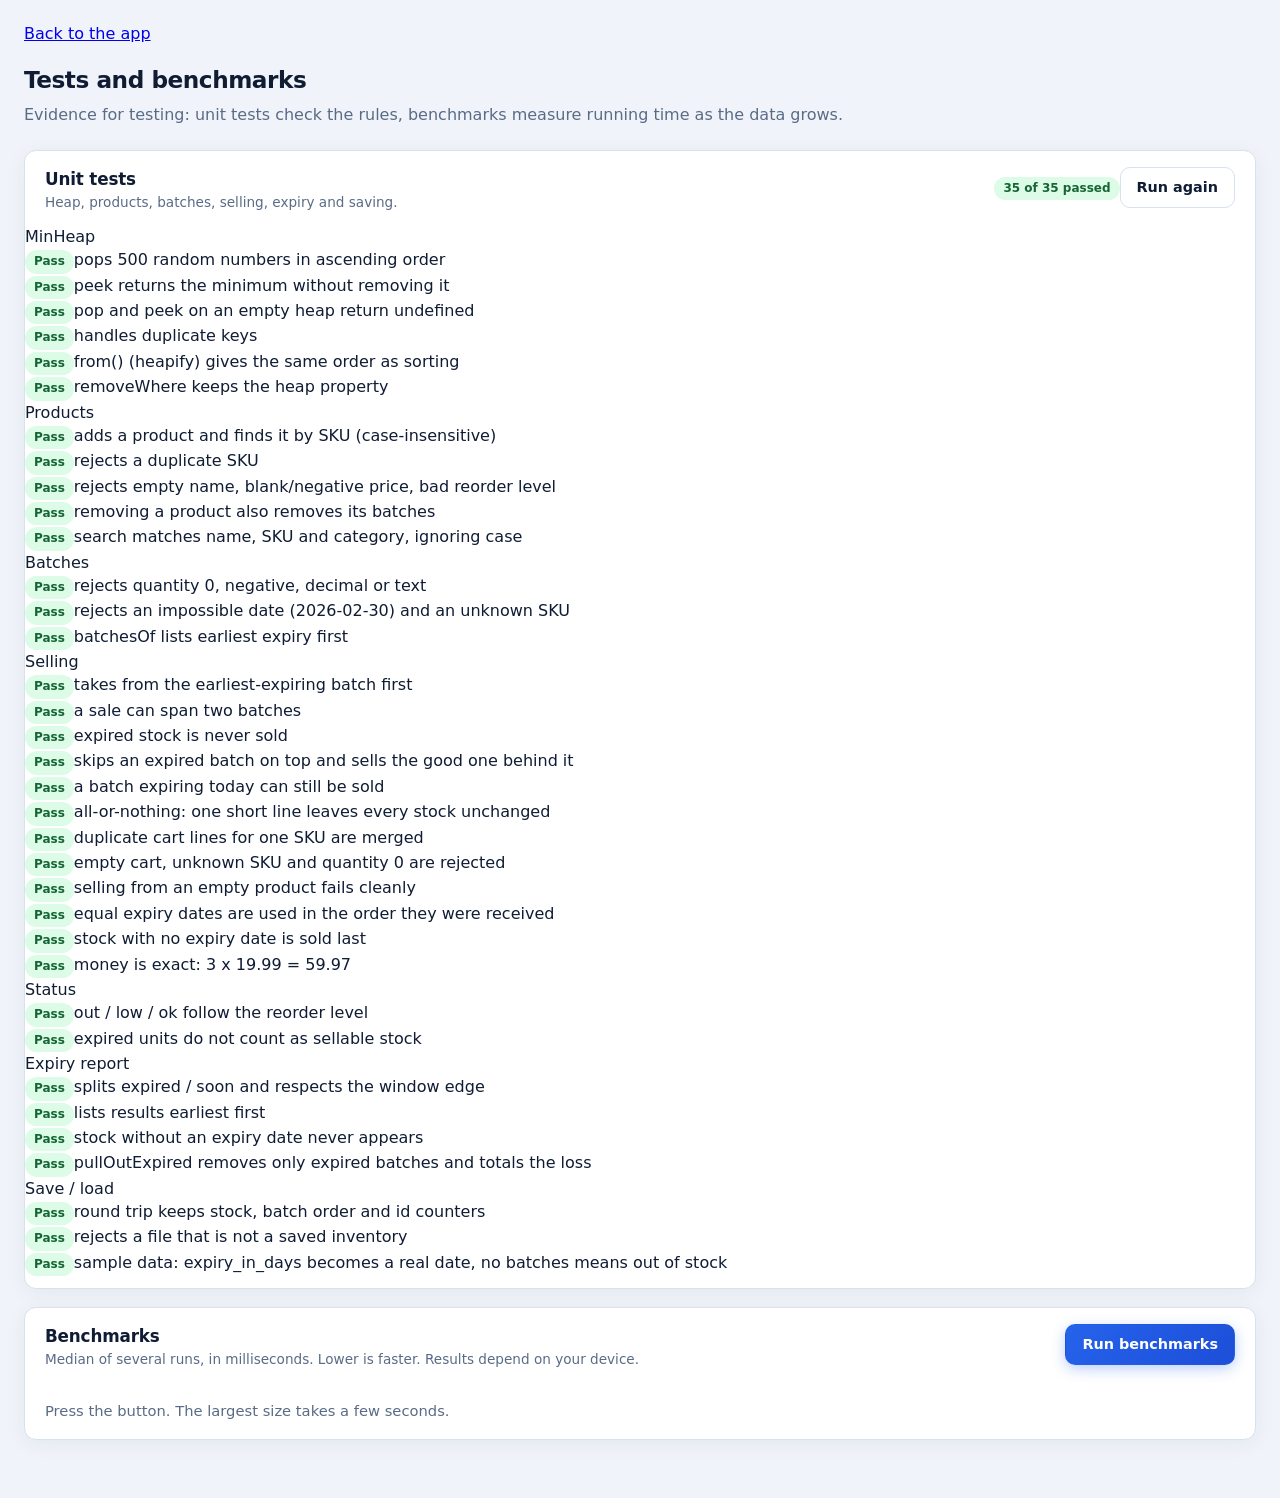
<file: tests.html>
<!doctype html>
<html lang="en">
<head>
  <meta charset="utf-8">
  <meta name="viewport" content="width=device-width, initial-scale=1">
  <title>Tests and benchmarks</title>
  <link rel="stylesheet" href="css/styles.css">
  <script>
    (function () {
      var t = null;
      try { t = localStorage.getItem('si-theme'); } catch (e) {}
      if (!t && window.matchMedia && matchMedia('(prefers-color-scheme: dark)').matches) t = 'dark';
      document.documentElement.setAttribute('data-theme', t || 'light');
    })();
  </script>
</head>
<body class="tests-page">
  <main class="content">
    <p style="margin-bottom:18px"><a href="index.html">Back to the app</a></p>
    <h1>Tests and benchmarks</h1>
    <p class="muted" style="margin:6px 0 24px">Evidence for testing: unit tests check the rules, benchmarks measure running time as the data grows.</p>

    <section class="panel">
      <div class="panel-head">
        <div><h2>Unit tests</h2><p class="muted">Heap, products, batches, selling, expiry and saving.</p></div>
        <div class="test-summary"><span class="badge neutral" id="test-badge">Running</span><button type="button" class="btn ghost" id="btn-rerun">Run again</button></div>
      </div>
      <div id="test-list"></div>
    </section>

    <section class="panel">
      <div class="panel-head">
        <div><h2>Benchmarks</h2><p class="muted">Median of several runs, in milliseconds. Lower is faster. Results depend on your device.</p></div>
        <button type="button" class="btn primary" id="btn-bench">Run benchmarks</button>
      </div>
      <div class="table-wrap"><table class="bench" id="bench-table" hidden></table></div>
      <p class="pad-msg panel-pad muted" id="bench-msg">Press the button. The largest size takes a few seconds.</p>
    </section>
  </main>

  <script src="js/structures.js"></script>
  <script src="js/inventory.js"></script>
  <script src="js/tests.js"></script>
  <script>
    (function () {
      var esc = function (s) { return String(s).replace(/[&<>"']/g, function (c) { return ({ '&': '&amp;', '<': '&lt;', '>': '&gt;', '"': '&quot;', "'": '&#39;' })[c]; }); };

      function showTests() {
        var results = StoreTests.runTests(), html = '', group = '';
        results.forEach(function (r) {
          if (r.group !== group) { group = r.group; html += '<div class="test-group">' + esc(group) + '</div>'; }
          html += '<div class="test-row"><span class="badge ' + (r.pass ? 'ok' : 'bad') + '">' + (r.pass ? 'Pass' : 'Fail') + '</span><span>' +
                  esc(r.name) + (r.pass ? '' : '<span class="err">' + esc(r.error) + '</span>') + '</span></div>';
        });
        document.getElementById('test-list').innerHTML = html + '<div style="height:12px"></div>';
        var passed = results.filter(function (r) { return r.pass; }).length;
        var badge = document.getElementById('test-badge');
        badge.textContent = passed + ' of ' + results.length + ' passed';
        badge.className = 'badge ' + (passed === results.length ? 'ok' : 'bad');
      }

      function showBench() {
        var btn = document.getElementById('btn-bench'), msg = document.getElementById('bench-msg');
        btn.disabled = true; msg.hidden = false; msg.textContent = 'Running. The page may pause for a few seconds.';
        setTimeout(function () {
          var res = StoreTests.runBenchmarks(), sizes = res.sizes, last = sizes[sizes.length - 1];
          var head = '<thead><tr><th>Operation</th><th>Growth</th>' + sizes.map(function (n) { return '<th class="num">n = ' + n.toLocaleString() + '</th>'; }).join('') + '</tr></thead>';
          var maxLast = Math.max.apply(null, res.rows.map(function (r) { return r.ms[last]; }));
          var body = res.rows.map(function (r) {
            var cells = sizes.map(function (n) {
              var w = Math.max(1, Math.round(r.ms[n] / maxLast * 100));
              return '<td class="num">' + r.ms[n].toFixed(2) + ' ms<div class="bar' + (r.ms[n] / maxLast > 0.5 ? ' slow' : '') + '" style="width:' + w + '%"></div></td>';
            }).join('');
            return '<tr><td>' + esc(r.label) + '</td><td class="mono">' + esc(r.big) + '</td>' + cells + '</tr>';
          }).join('');
          var t = document.getElementById('bench-table');
          t.innerHTML = head + '<tbody>' + body + '</tbody>'; t.hidden = false;
          msg.textContent = 'Bars are scaled to the slowest result at n = ' + last.toLocaleString() + '. Read across a row: how does the time grow when n is 10 times bigger?';
          btn.disabled = false; btn.textContent = 'Run again';
        }, 60);
      }

      document.getElementById('btn-rerun').addEventListener('click', showTests);
      document.getElementById('btn-bench').addEventListener('click', showBench);
      showTests();
    })();
  </script>
</body>
</html>
</file>
<file: css/styles.css>
/* ===== Tokens ===== */
:root {
  --bg: #f0f4fa;
  --surface: #ffffff;
  --surface-2: #f6f8fc;
  --ink: #0f1c33;
  --muted: #5a6b86;
  --line: #d8e1ef;
  --brand: #2563eb;
  --brand-soft: #e8f0ff;
  --brand-strong: #1d4ed8;
  --nav: #0b1a36;
  --nav-ink: #e8f0ff;
  --nav-muted: #9eb6dc;
  --nav-hover: rgba(255, 255, 255, 0.08);

  --ok: #166534;     --ok-bg: #dcfce7;
  --warn: #92400e;   --warn-bg: #fef0c7;
  --bad: #b91c1c;    --bad-bg: #fee2e2;
  --info: #1d4ed8;   --info-bg: #dbeafe;
  --neutral: #475569; --neutral-bg: #e9eef5;

  --font: "DM Sans", system-ui, -apple-system, "Segoe UI", Roboto, "Helvetica Neue", Arial, sans-serif;
  --mono: ui-monospace, SFMono-Regular, Menlo, Consolas, monospace;
  --radius: 12px;
  --shadow: 0 4px 20px rgba(15, 28, 51, 0.06);
  --shadow-lg: 0 12px 40px rgba(15, 28, 51, 0.12);
  --sidebar-w: 240px;
  --sidebar-collapsed-w: 72px;
  --transition: 0.22s cubic-bezier(0.4, 0, 0.2, 1);
}

[data-theme="dark"] {
  --bg: #0a1220;
  --surface: #131f33;
  --surface-2: #0e1829;
  --ink: #e8eef9;
  --muted: #94a8c4;
  --line: #243349;
  --brand: #6ea8ff;
  --brand-soft: #182b4d;
  --brand-strong: #93c5fd;
  --nav: #060e1c;
  --nav-ink: #e8f0ff;
  --nav-muted: #7a94b8;
  --nav-hover: rgba(255, 255, 255, 0.06);

  --ok: #86efac;     --ok-bg: #12351f;
  --warn: #fcd34d;   --warn-bg: #3a2b08;
  --bad: #fca5a5;    --bad-bg: #421a1c;
  --info: #93c5fd;   --info-bg: #172c52;
  --neutral: #b6c3d8; --neutral-bg: #22304a;
  --shadow: 0 4px 24px rgba(0, 0, 0, 0.35);
  --shadow-lg: 0 16px 48px rgba(0, 0, 0, 0.45);
}

/* ===== Base ===== */
*, *::before, *::after { box-sizing: border-box; }
html { color-scheme: light; }
[data-theme="dark"] { color-scheme: dark; }
body {
  margin: 0;
  font-family: var(--font);
  background: var(--bg);
  color: var(--ink);
  line-height: 1.45;
  -webkit-font-smoothing: antialiased;
}
button, input, select { font: inherit; color: inherit; }
[hidden] { display: none !important; }
h1, h2, h3, p { margin: 0; }
h1 { font-size: 1.45rem; font-weight: 700; letter-spacing: -0.02em; }
h2 { font-size: 1.05rem; font-weight: 700; letter-spacing: -0.01em; }
.muted { color: var(--muted); }
.mono { font-family: var(--mono); font-size: 0.9em; }
.num { text-align: right; font-variant-numeric: tabular-nums; }
.nowrap { white-space: nowrap; }
.sr-only { position: absolute; left: -9999px; }
.sub { font-size: 0.8rem; margin-top: 2px; }
.bad { color: var(--bad); }
.pad-msg { padding: 18px 20px; color: var(--muted); font-size: 0.92rem; }

/* ===== App shell ===== */
.app {
  display: grid;
  grid-template-columns: var(--sidebar-w) 1fr;
  min-height: 100vh;
  transition: grid-template-columns var(--transition);
}
.app.sidebar-collapsed {
  grid-template-columns: var(--sidebar-collapsed-w) 1fr;
}

/* ===== Sidebar ===== */
.sidebar {
  background: var(--nav);
  color: var(--nav-ink);
  display: flex;
  flex-direction: column;
  position: sticky;
  top: 0;
  height: 100vh;
  overflow: hidden;
  transition: width var(--transition);
  z-index: 20;
}
.brand {
  display: flex;
  align-items: center;
  gap: 10px;
  padding: 18px 14px 14px;
  border-bottom: 1px solid rgba(255, 255, 255, 0.08);
  min-height: 64px;
}
.brand-mark {
  width: 36px;
  height: 36px;
  border-radius: 10px;
  background: linear-gradient(135deg, #3b82f6, #1d4ed8);
  display: grid;
  place-items: center;
  flex-shrink: 0;
  box-shadow: 0 4px 12px rgba(37, 99, 235, 0.35);
}
.brand-mark .icon { width: 18px; height: 18px; color: #fff; }
.brand-text {
  font-weight: 700;
  font-size: 0.95rem;
  white-space: nowrap;
  transition: opacity var(--transition);
}
.brand-marquee {
  overflow: hidden;
  min-width: 0;
  max-width: 100%;
  mask-image: linear-gradient(90deg, transparent, #000 8px, #000 calc(100% - 8px), transparent);
  -webkit-mask-image: linear-gradient(90deg, transparent, #000 8px, #000 calc(100% - 8px), transparent);
}
.brand-scroll {
  display: inline-block;
  white-space: nowrap;
  max-width: none;
}
.brand-scroll[contenteditable="true"] {
  outline: none;
  border-radius: 4px;
  cursor: text;
}
.brand-scroll[contenteditable="true"]:focus {
  background: rgba(255,255,255,0.12);
  box-shadow: 0 0 0 1px rgba(255,255,255,0.25);
  animation: none !important;
  transform: none !important;
}
.brand-marquee.is-overflow .brand-scroll {
  animation: brand-scroll-x 8s ease-in-out infinite alternate;
}
.brand-marquee-sub.is-overflow .brand-scroll {
  animation-duration: 10s;
}
@keyframes brand-scroll-x {
  0%, 15% { transform: translateX(0); }
  85%, 100% { transform: translateX(calc(-1 * var(--scroll-dist, 0px))); }
}
@media (prefers-reduced-motion: reduce) {
  .brand-marquee.is-overflow .brand-scroll { animation: none; }
}
/* collapse-btn layout defined in "Sidebar accent + fixed collapse" section */
.collapse-btn .icon { width: 18px; height: 18px; }

.nav { padding: 12px 8px; display: flex; flex-direction: column; gap: 2px; flex: 1; }
.nav-item {
  display: flex;
  align-items: center;
  gap: 12px;
  width: 100%;
  padding: 10px 12px;
  border: 0;
  border-radius: 10px;
  background: transparent;
  color: var(--nav-muted);
  cursor: pointer;
  text-align: left;
  font-size: 0.92rem;
  font-weight: 500;
  transition: background 0.15s, color 0.15s;
  position: relative;
}
.nav-item:hover { background: var(--nav-hover); color: var(--nav-ink); }
.nav-item.active {
  background: rgba(37, 99, 235, 0.25);
  color: #fff;
  box-shadow: inset 3px 0 0 var(--brand);
}
.nav-item .icon { width: 20px; height: 20px; flex-shrink: 0; }
.nav-label {
  white-space: nowrap;
  overflow: hidden;
  transition: opacity var(--transition);
}
.nav-badge {
  margin-left: auto;
  min-width: 20px;
  height: 20px;
  padding: 0 6px;
  border-radius: 999px;
  background: var(--brand);
  color: #fff;
  font-size: 0.72rem;
  font-weight: 700;
  display: inline-grid;
  place-items: center;
}
.nav-badge.warn { background: #d97706; }
.nav-badge.bad { background: #dc2626; }

.sidebar-foot {
  padding: 12px 8px 16px;
  border-top: 1px solid rgba(255, 255, 255, 0.08);
  display: flex;
  flex-direction: column;
  gap: 2px;
}
.foot-label {
  padding: 4px 12px 6px;
  font-size: 0.7rem;
  text-transform: uppercase;
  letter-spacing: 0.06em;
  color: var(--nav-muted);
  opacity: 0.8;
}
.side-btn {
  display: flex;
  align-items: center;
  gap: 12px;
  width: 100%;
  padding: 9px 12px;
  border: 0;
  border-radius: 10px;
  background: transparent;
  color: var(--nav-muted);
  cursor: pointer;
  text-align: left;
  font-size: 0.88rem;
  text-decoration: none;
  transition: background 0.15s, color 0.15s;
}
.side-btn:hover { background: var(--nav-hover); color: var(--nav-ink); }
.side-btn .icon { width: 18px; height: 18px; flex-shrink: 0; }

/* Collapsed sidebar — icon rail; collapse control stays clickable and centered */
.app.sidebar-collapsed .brand {
  flex-direction: column;
  gap: 8px;
  padding: 14px 8px 12px;
  align-items: center;
}
.app.sidebar-collapsed .brand-text,
.app.sidebar-collapsed .brand-copy,
.app.sidebar-collapsed .nav-label,
.app.sidebar-collapsed .foot-label {
  opacity: 0;
  width: 0;
  height: 0;
  overflow: hidden;
  pointer-events: none;
  margin: 0;
  padding: 0;
}
.app.sidebar-collapsed .nav-item,
.app.sidebar-collapsed .side-btn {
  justify-content: center;
  padding-left: 0;
  padding-right: 0;
  gap: 0;
}
.app.sidebar-collapsed .nav-badge {
  position: absolute;
  top: 4px;
  right: 6px;
  min-width: 16px;
  height: 16px;
  font-size: 0.65rem;
  margin-left: 0;
}
/* collapsed collapse-btn + brand-mark handled in fixed-collapse section */

.scrim { display: none; }

/* ===== Main ===== */
.main { display: flex; flex-direction: column; min-width: 0; background: var(--bg); }
.topbar {
  display: flex;
  align-items: center;
  justify-content: space-between;
  gap: 12px;
  padding: 14px 24px;
  background: var(--surface);
  border-bottom: 1px solid var(--line);
  position: sticky;
  top: 0;
  z-index: 10;
  box-shadow: var(--shadow);
}
.topbar-left, .topbar-right { display: flex; align-items: center; gap: 10px; }
.date-chip {
  font-size: 0.85rem;
  color: var(--brand-strong);
  padding: 6px 12px;
  border-radius: 999px;
  background: var(--brand-soft);
  border: 1px solid color-mix(in srgb, var(--brand) 35%, var(--line));
  font-weight: 500;
}
.content { padding: 22px 24px 40px; flex: 1; }
.icon-btn.menu-btn { display: none; }

/* ===== Buttons & inputs ===== */
.icon-btn {
  width: 36px;
  height: 36px;
  border: 0;
  border-radius: 10px;
  background: transparent;
  color: var(--muted);
  cursor: pointer;
  display: inline-grid;
  place-items: center;
  transition: background 0.15s, color 0.15s;
}
.icon-btn:hover { background: var(--surface-2); color: var(--ink); }
.icon-btn.boxed { border: 1px solid var(--line); background: var(--surface); }
.icon-btn.danger:hover { background: var(--bad-bg); color: var(--bad); }
.icon-btn .icon { width: 18px; height: 18px; }
.notif-btn {
  position: relative;
  color: var(--brand) !important;
  border-color: color-mix(in srgb, var(--brand) 40%, var(--line)) !important;
  background: var(--brand-soft) !important;
}
.notif-btn:hover {
  background: color-mix(in srgb, var(--brand) 18%, var(--brand-soft)) !important;
  color: var(--brand-strong) !important;
  border-color: var(--brand) !important;
}
.notif-count {
  background: var(--brand) !important;
  border-color: var(--surface);
}
.dot-badge {
  background: var(--brand) !important;
  border-color: var(--surface);
}
.dot-badge {
  position: absolute;
  top: 6px;
  right: 6px;
  width: 8px;
  height: 8px;
  border-radius: 50%;
  background: #ef4444;
  border: 2px solid var(--surface);
}

.btn {
  display: inline-flex;
  align-items: center;
  justify-content: center;
  gap: 8px;
  padding: 9px 16px;
  border: 1px solid transparent;
  border-radius: 10px;
  font-weight: 600;
  font-size: 0.9rem;
  cursor: pointer;
  transition: background 0.15s, border-color 0.15s, transform 0.1s, box-shadow 0.15s;
}
.btn:active { transform: scale(0.98); }
.btn .icon { width: 16px; height: 16px; }
.btn.primary {
  background: linear-gradient(135deg, var(--brand), var(--brand-strong));
  color: #fff;
  box-shadow: 0 4px 14px rgba(37, 99, 235, 0.3);
}
.btn.primary:hover { filter: brightness(1.08); box-shadow: 0 6px 18px rgba(37, 99, 235, 0.4); }
.btn.ghost {
  background: transparent;
  border-color: var(--line);
  color: var(--ink);
}
.btn.ghost:hover { background: var(--surface-2); }
.btn.danger {
  background: var(--bad);
  color: #fff;
}
.btn.danger:hover { filter: brightness(1.08); }
.btn.block { width: 100%; }
.btn.small { padding: 5px 10px; font-size: 0.82rem; border-radius: 8px; }
.btn:disabled { opacity: 0.5; cursor: not-allowed; }

input[type="text"], input[type="search"], input[type="number"], input[type="date"], select {
  width: 100%;
  padding: 9px 12px;
  border: 1px solid var(--line);
  border-radius: 10px;
  background: var(--surface);
  transition: border-color 0.15s, box-shadow 0.15s;
}
input:focus, select:focus {
  outline: none;
  border-color: var(--brand);
  box-shadow: 0 0 0 3px color-mix(in srgb, var(--brand) 25%, transparent);
}

/* ===== Cards ===== */
.cards {
  display: grid;
  grid-template-columns: repeat(auto-fit, minmax(180px, 1fr));
  gap: 14px;
  margin-bottom: 20px;
}
.card {
  background: var(--surface);
  border: 1px solid var(--line);
  border-radius: var(--radius);
  padding: 16px 18px;
  box-shadow: var(--shadow);
  transition: transform 0.15s, box-shadow 0.15s;
}
.card:hover { transform: translateY(-2px); box-shadow: var(--shadow-lg); }
.card-top {
  display: flex;
  justify-content: space-between;
  align-items: center;
  font-size: 0.82rem;
  color: var(--muted);
  font-weight: 500;
  margin-bottom: 6px;
}
.card-top .icon { width: 18px; height: 18px; opacity: 0.7; }
.card-value {
  font-size: 1.55rem;
  font-weight: 700;
  letter-spacing: -0.03em;
  font-variant-numeric: tabular-nums;
  line-height: 1.2;
}
.card-note { margin-top: 4px; font-size: 0.8rem; color: var(--muted); }
.card.tone-amber { border-color: color-mix(in srgb, var(--warn) 35%, var(--line)); background: linear-gradient(180deg, var(--warn-bg), var(--surface)); }
.card.tone-red { border-color: color-mix(in srgb, var(--bad) 35%, var(--line)); background: linear-gradient(180deg, var(--bad-bg), var(--surface)); }
.card.tone-green { border-color: color-mix(in srgb, var(--ok) 35%, var(--line)); background: linear-gradient(180deg, var(--ok-bg), var(--surface)); }
.card.emphasis { box-shadow: 0 0 0 2px color-mix(in srgb, var(--bad) 40%, transparent), var(--shadow); }

/* ===== Panels & tables ===== */
.panel {
  background: var(--surface);
  border: 1px solid var(--line);
  border-radius: var(--radius);
  box-shadow: var(--shadow);
  overflow: hidden;
  margin-bottom: 18px;
}
.panel-head {
  display: flex;
  justify-content: space-between;
  align-items: flex-start;
  gap: 12px;
  padding: 16px 20px 12px;
  flex-wrap: wrap;
}
.panel-head .muted { font-size: 0.85rem; margin-top: 2px; }
.toolbar {
  display: flex;
  gap: 10px;
  flex-wrap: wrap;
  padding: 0 20px 14px;
}
.toolbar.tight { padding: 0; margin: 0; }
.toolbar input, .toolbar select { flex: 1 1 140px; max-width: 280px; }

.table-wrap { overflow-x: auto; }
table { width: 100%; border-collapse: collapse; font-size: 0.92rem; }
th {
  text-align: left;
  padding: 10px 16px;
  font-size: 0.75rem;
  text-transform: uppercase;
  letter-spacing: 0.04em;
  color: var(--muted);
  background: var(--surface-2);
  border-bottom: 1px solid var(--line);
  font-weight: 600;
  white-space: nowrap;
}
th.num { text-align: right; }
td { padding: 12px 16px; border-bottom: 1px solid var(--line); vertical-align: middle; }
tr:last-child td { border-bottom: 0; }
tr:hover td { background: color-mix(in srgb, var(--brand-soft) 50%, transparent); }
.cell-main { font-weight: 600; }
.actions { white-space: nowrap; text-align: right; }
.actions .icon-btn { width: 32px; height: 32px; }
.empty { padding: 28px 20px; text-align: center; color: var(--muted); }
.empty strong { display: block; color: var(--ink); margin-bottom: 4px; }

.badge {
  display: inline-flex;
  align-items: center;
  padding: 3px 9px;
  border-radius: 999px;
  font-size: 0.75rem;
  font-weight: 600;
  white-space: nowrap;
}
.badge.ok { background: var(--ok-bg); color: var(--ok); }
.badge.warn { background: var(--warn-bg); color: var(--warn); }
.badge.bad { background: var(--bad-bg); color: var(--bad); }
.badge.info { background: var(--info-bg); color: var(--info); }
.badge.neutral { background: var(--neutral-bg); color: var(--neutral); }

/* ===== Layout grids ===== */
.grid-main {
  display: grid;
  grid-template-columns: 1fr minmax(260px, 320px);
  gap: 18px;
  align-items: start;
}
.side-panels { display: flex; flex-direction: column; gap: 14px; }
.side-panels .panel { margin-bottom: 0; }
.mini-row {
  display: flex;
  justify-content: space-between;
  align-items: center;
  gap: 10px;
  padding: 11px 16px;
  border-top: 1px solid var(--line);
  font-size: 0.9rem;
}
.mini-row strong { display: block; }
.mini-row small { color: var(--muted); font-size: 0.8rem; }
.activity { list-style: none; margin: 0; padding: 0; }
.activity li {
  display: flex;
  justify-content: space-between;
  gap: 10px;
  padding: 10px 16px;
  border-top: 1px solid var(--line);
  font-size: 0.88rem;
}
.activity time { color: var(--muted); font-size: 0.78rem; white-space: nowrap; }

.grid-billing {
  display: grid;
  grid-template-columns: 1fr 1fr;
  gap: 18px;
  margin-bottom: 18px;
}
.grid-finance {
  display: grid;
  grid-template-columns: 1.2fr 0.8fr;
  gap: 18px;
}
.grid-alerts {
  display: grid;
  grid-template-columns: repeat(auto-fit, minmax(260px, 1fr));
  gap: 16px;
}
.grid-alerts .panel { margin-bottom: 0; }

/* ===== Billing specifics ===== */
.result-list { max-height: 360px; overflow-y: auto; }
.result-row {
  display: flex;
  justify-content: space-between;
  align-items: center;
  width: 100%;
  padding: 12px 18px;
  border: 0;
  border-top: 1px solid var(--line);
  background: transparent;
  text-align: left;
  cursor: pointer;
  transition: background 0.12s;
}
.result-row:hover:not(:disabled) { background: var(--brand-soft); }
.result-row:disabled { opacity: 0.45; cursor: not-allowed; }
.result-row strong { display: block; }
.result-row small { color: var(--muted); font-size: 0.8rem; }
.qty-ctrl {
  display: inline-flex;
  align-items: center;
  gap: 6px;
  border: 1px solid var(--line);
  border-radius: 8px;
  padding: 2px;
}
.qty-ctrl button {
  width: 28px;
  height: 28px;
  border: 0;
  border-radius: 6px;
  background: var(--surface-2);
  cursor: pointer;
  font-weight: 700;
}
.qty-ctrl button:hover { background: var(--brand-soft); }
.cart-total {
  display: flex;
  justify-content: space-between;
  align-items: baseline;
  padding: 16px 20px 6px;
  border-top: 1px solid var(--line);
  font-size: 1.05rem;
}
.cart-total strong {
  font-size: 1.7rem;
  letter-spacing: -0.02em;
  font-variant-numeric: tabular-nums;
}
.cart-actions { padding: 10px 20px 20px; }

.sale-row {
  display: flex;
  width: 100%;
  justify-content: space-between;
  gap: 12px;
  padding: 12px 18px;
  border-top: 1px solid var(--line);
  font-size: 0.9rem;
  align-items: flex-start;
}
.sale-actions {
  display: flex;
  flex-direction: column;
  align-items: flex-end;
  gap: 6px;
}

/* Slip — thermal-style preview (always light paper for print fidelity) */
.slip { margin: 6px 20px 20px; }
.slip-inner {
  padding: 18px 16px 20px;
  max-width: 320px;
  border: 1px solid #c5cdd8;
  border-radius: 6px;
  background: #fff;
  color: #111;
  font-family: var(--mono);
  font-size: 0.8rem;
  line-height: 1.35;
  box-shadow: 0 2px 8px rgba(0, 0, 0, 0.06);
}
.slip-brand {
  text-align: center;
  font-weight: 700;
  font-size: 1.05rem;
  letter-spacing: 0.02em;
  margin-bottom: 6px;
}
.slip-rule {
  border: 0;
  border-top: 2px solid #222;
  margin: 8px 0;
  height: 0;
}
.slip-rule.dashed {
  border-top: 1px dashed #888;
}
.slip-head-row {
  display: flex;
  justify-content: space-between;
  align-items: center;
  gap: 8px;
  font-size: 0.78rem;
}
.slip-mode {
  font-weight: 700;
  letter-spacing: 0.04em;
  padding: 2px 6px;
  border: 1px solid #333;
  border-radius: 3px;
  font-size: 0.72rem;
}
.slip-datetime { color: #444; margin-top: 4px; font-size: 0.75rem; }
.slip-customer, .slip-due { margin-top: 4px; font-size: 0.78rem; }
.slip-table { width: 100%; margin: 4px 0; border-collapse: collapse; }
.slip-table thead th {
  background: transparent;
  border: 0;
  border-bottom: 1px solid #ccc;
  padding: 4px 2px;
  font-size: 0.7rem;
  text-transform: uppercase;
  letter-spacing: 0.03em;
  color: #555;
}
.slip-table td {
  padding: 6px 2px;
  border: 0;
  border-bottom: 1px dotted #ddd;
  vertical-align: top;
  font-size: 0.78rem;
  background: transparent !important;
}
.slip-table tr:last-child td { border-bottom: 0; }
.slip-item-name { font-weight: 600; color: #111; }
.slip-item-meta { color: #666; font-size: 0.7rem; margin-top: 1px; }
.slip-col-qty { width: 36px; }
.slip-col-amt { width: 72px; }
.slip-total-row {
  display: flex;
  justify-content: space-between;
  align-items: baseline;
  font-size: 0.95rem;
  margin: 4px 0 2px;
}
.slip-total-row strong { font-size: 1.15rem; letter-spacing: -0.01em; }
.slip-reason { margin-top: 6px; font-size: 0.75rem; color: #444; }
.slip-foot {
  margin: 10px 0 0;
  text-align: center;
  color: #555;
  font-size: 0.7rem;
  line-height: 1.3;
}
.action-row {
  display: flex;
  flex-wrap: wrap;
  gap: 6px;
  justify-content: flex-end;
}

/* ===== Checkout pay modes ===== */
.pay-modes {
  display: grid;
  grid-template-columns: 1fr 1fr;
  gap: 12px;
  margin-bottom: 16px;
}
.pay-card {
  cursor: pointer;
  border: 2px solid var(--line);
  border-radius: 12px;
  padding: 14px;
  transition: border-color 0.15s, background 0.15s;
  display: block;
}
.pay-card:has(input:checked) {
  border-color: var(--brand);
  background: var(--brand-soft);
}
.pay-card input { position: absolute; opacity: 0; pointer-events: none; }
.pay-card-body strong { display: block; font-size: 1rem; }
.pay-card-body small { color: var(--muted); }
.checkout-total {
  margin: 12px 0 0;
  font-size: 1.1rem;
  text-align: right;
}

/* ===== Finance ===== */
.finance-detail { padding: 0 20px 20px; }
.fin-grid {
  display: grid;
  grid-template-columns: 1fr 1fr;
  gap: 12px 24px;
  margin: 0;
}
.fin-grid dt { font-size: 0.82rem; color: var(--muted); margin-bottom: 2px; }
.fin-grid dd { margin: 0; font-weight: 700; font-size: 1.05rem; font-variant-numeric: tabular-nums; }
.fin-note { margin-top: 16px; font-size: 0.85rem; }

/* Calculator */
.calc-panel .panel-head { padding-bottom: 8px; }
.calculator { padding: 0 16px 20px; }
.calc-display {
  width: 100%;
  padding: 14px 16px;
  font-size: 1.35rem;
  font-family: var(--mono);
  text-align: right;
  border: 1px solid var(--line);
  border-radius: 12px;
  background: var(--surface-2);
  margin-bottom: 12px;
  font-variant-numeric: tabular-nums;
}
.calc-keys {
  display: grid;
  grid-template-columns: repeat(4, 1fr);
  gap: 8px;
}
.calc-key {
  padding: 14px 8px;
  border: 1px solid var(--line);
  border-radius: 10px;
  background: var(--surface);
  font-weight: 600;
  font-size: 1.05rem;
  cursor: pointer;
  transition: background 0.12s, transform 0.08s;
}
.calc-key:hover { background: var(--brand-soft); }
.calc-key:active { transform: scale(0.96); }
.calc-key.op { background: var(--surface-2); color: var(--brand); }
.calc-key.eq {
  background: linear-gradient(135deg, var(--brand), var(--brand-strong));
  color: #fff;
  border-color: transparent;
}
.calc-result {
  margin-top: 10px;
  text-align: right;
  min-height: 1.2em;
  font-family: var(--mono);
}

/* ===== Notices, toast ===== */
.notice {
  display: flex;
  gap: 12px;
  align-items: flex-start;
  justify-content: space-between;
  margin-bottom: 18px;
  padding: 12px 16px;
  border: 1px solid color-mix(in srgb, #f59e0b 50%, var(--line));
  border-radius: 10px;
  background: var(--warn-bg);
  color: var(--warn);
  font-size: 0.92rem;
}
.how {
  margin-top: 20px;
  padding: 14px 18px;
  border-left: 4px solid var(--brand);
  background: var(--surface);
  border-radius: 0 10px 10px 0;
  color: var(--muted);
  font-size: 0.9rem;
}
.toast {
  position: fixed;
  left: 50%;
  bottom: 24px;
  z-index: 100;
  max-width: min(92vw, 520px);
  padding: 12px 18px;
  border-radius: 10px;
  background: var(--nav);
  color: #fff;
  font-size: 0.93rem;
  box-shadow: 0 10px 30px rgba(0, 0, 0, 0.25);
  transform: translate(-50%, 24px);
  opacity: 0;
  pointer-events: none;
  transition: opacity 0.2s, transform 0.2s;
}
.toast.show { opacity: 1; transform: translate(-50%, 0); }
.toast.error { background: #b91c1c; }
.toast.success { background: #166534; }

/* ===== Dialogs ===== */
dialog {
  width: min(600px, 94vw);
  padding: 0;
  border: 0;
  border-radius: 16px;
  background: var(--surface);
  color: var(--ink);
  box-shadow: var(--shadow-lg);
}
dialog::backdrop { background: rgba(2, 8, 23, 0.55); backdrop-filter: blur(4px); }
dialog[open] { animation: pop 0.18s ease-out; }
@keyframes pop {
  from { opacity: 0; transform: translateY(10px) scale(0.97); }
}
.dialog-body { padding: 22px; }
.dialog-head {
  display: flex;
  justify-content: space-between;
  align-items: flex-start;
  gap: 12px;
  margin-bottom: 16px;
}
.dialog-head p { margin-top: 3px; font-size: 0.9rem; }
.form-grid { display: grid; grid-template-columns: 1fr 1fr; gap: 14px; }
.form-grid .full { grid-column: 1 / -1; }
.field { display: flex; flex-direction: column; gap: 5px; font-size: 0.88rem; font-weight: 500; }
.form-group-title {
  grid-column: 1 / -1;
  padding-top: 6px;
  border-top: 1px solid var(--line);
  font-size: 0.9rem;
  font-weight: 700;
}
.form-error {
  margin-top: 12px;
  padding: 9px 12px;
  border-radius: 8px;
  background: var(--bad-bg);
  color: var(--bad);
  font-size: 0.9rem;
}
.dialog-actions {
  display: flex;
  justify-content: flex-end;
  gap: 10px;
  margin-top: 18px;
}
.inline-form {
  display: flex;
  gap: 12px;
  align-items: flex-end;
  flex-wrap: wrap;
  margin-top: 16px;
  padding-top: 16px;
  border-top: 1px solid var(--line);
}
.inline-form label.field { flex: 1 1 130px; }
#batch-dialog { width: min(720px, 94vw); }
#batch-dialog .table-wrap {
  border: 1px solid var(--line);
  border-radius: 10px;
  max-height: 320px;
  overflow-y: auto;
}
#checkout-dialog { width: min(440px, 94vw); }
#refund-dialog { width: min(520px, 94vw); }
.rf-qty { width: 80px; text-align: center; }
.inline { display: inline-flex; align-items: center; gap: 6px; font-size: 0.9rem; }
.inline input { width: 64px; }

/* ===== Print ===== */
.print-only { display: none; }
@media print {
  @page {
    size: 80mm auto;
    margin: 4mm;
  }
  html, body {
    background: #fff !important;
    color: #000 !important;
    margin: 0 !important;
    padding: 0 !important;
  }
  body * { visibility: hidden !important; }
  #slip, #slip *,
  #slip-print-root, #slip-print-root *,
  #print-reorder, #print-reorder * {
    visibility: visible !important;
  }
  #slip {
    position: absolute;
    left: 0;
    top: 0;
    width: 72mm;
    margin: 0;
    padding: 0;
    max-width: none;
    border: 0;
    box-shadow: none;
    background: #fff;
  }
  #slip .slip-inner,
  #slip-print-root {
    max-width: none;
    width: 72mm;
    margin: 0;
    padding: 2mm 1mm;
    border: 0 !important;
    border-radius: 0;
    box-shadow: none !important;
    background: #fff !important;
    color: #000 !important;
  }
  .slip-brand { font-size: 12pt; }
  .slip-table th, .slip-table td { color: #000 !important; }
  .slip-mode { border-color: #000; }
  /* Hide chrome while printing slip */
  .sidebar, .topbar, .scrim, .toast, dialog, .nav, .panel-head .btn,
  #btn-print { display: none !important; }

  #print-reorder {
    display: block !important;
    position: absolute;
    left: 0;
    top: 0;
    width: 100%;
    padding: 10mm;
    background: #fff;
    color: #000;
  }
  #print-reorder .print-sheet h1 { font-size: 14pt; margin-bottom: 4pt; }
  #print-reorder table { width: 100%; border-collapse: collapse; margin-top: 10pt; }
  #print-reorder th, #print-reorder td {
    border: 1px solid #999;
    padding: 5pt 6pt;
    text-align: left;
    font-size: 9pt;
  }
  #print-reorder th { background: #eee; }
  #print-reorder .num { text-align: right; }
}

/* ===== Icons ===== */
.icon { width: 20px; height: 20px; display: block; }

/* ===== Responsive / mobile ===== */
@media (max-width: 1100px) {
  .grid-billing, .grid-finance { grid-template-columns: 1fr; }
  .grid-main { grid-template-columns: 1fr; }
}

@media (max-width: 900px) {
  .app, .app.sidebar-collapsed { grid-template-columns: 1fr; }
  .sidebar {
    position: fixed;
    z-index: 40;
    left: 0;
    top: 0;
    bottom: 0;
    width: min(var(--sidebar-w), 86vw) !important;
    max-width: 300px;
    transform: translateX(-105%);
    transition: transform 0.22s;
    padding-top: env(safe-area-inset-top);
    padding-bottom: env(safe-area-inset-bottom);
  }
  .sidebar.open { transform: none; box-shadow: 8px 0 32px rgba(0, 0, 0, 0.35); }
  /* On mobile, drawer always shows labels (ignore desktop collapsed state) */
  .app.sidebar-collapsed .brand {
    flex-direction: row;
    padding: 18px 14px 14px;
    align-items: center;
  }
  .app.sidebar-collapsed .brand-text,
  .app.sidebar-collapsed .nav-label,
  .app.sidebar-collapsed .foot-label {
    opacity: 1;
    width: auto;
    height: auto;
  }
  .app.sidebar-collapsed .nav-item,
  .app.sidebar-collapsed .side-btn {
    justify-content: flex-start;
    padding-left: 12px;
    padding-right: 12px;
    gap: 12px;
  }
  .app.sidebar-collapsed .nav-badge {
    position: static;
    margin-left: auto;
  }
  .collapse-btn { display: none !important; }
  .scrim.show {
    display: block;
    position: fixed;
    inset: 0;
    z-index: 30;
    background: rgba(2, 8, 23, 0.55);
    backdrop-filter: blur(2px);
  }
  .icon-btn.menu-btn { display: inline-grid; }
  .topbar {
    padding: 10px 14px;
    padding-top: max(10px, env(safe-area-inset-top));
    gap: 8px;
  }
  .content {
    padding: 14px 12px 28px;
    padding-bottom: max(28px, env(safe-area-inset-bottom));
  }
  .date-chip {
    display: inline-block;
    max-width: 42vw;
    overflow: hidden;
    text-overflow: ellipsis;
    white-space: nowrap;
    font-size: 0.75rem;
    padding: 5px 8px;
  }
  .form-grid, .fin-grid, .pay-modes { grid-template-columns: 1fr; }
  .cards {
    grid-template-columns: repeat(2, 1fr);
    gap: 10px;
  }
  .card { padding: 12px 14px; }
  .card-value { font-size: 1.25rem; }
  .panel-head {
    padding: 14px 14px 10px;
    flex-direction: column;
    align-items: stretch;
  }
  .panel-head .btn { width: 100%; }
  .toolbar { padding: 0 14px 12px; }
  .toolbar input, .toolbar select {
    flex: 1 1 100%;
    max-width: none;
    min-height: 44px;
  }
  th, td { padding: 10px 12px; }
  .btn {
    min-height: 44px;
    padding: 10px 14px;
  }
  .btn.small { min-height: 36px; }
  .icon-btn {
    width: 44px;
    height: 44px;
  }
  .icon-btn.boxed { width: 44px; height: 44px; }
  .qty-ctrl button {
    width: 36px;
    height: 36px;
    min-width: 36px;
  }
  .cart-total strong { font-size: 1.4rem; }
  .result-row { padding: 14px 16px; min-height: 52px; }
  .sale-row {
    flex-direction: column;
    align-items: stretch;
    gap: 8px;
  }
  .sale-actions {
    flex-direction: row;
    flex-wrap: wrap;
    justify-content: space-between;
    align-items: center;
  }
  .action-row { justify-content: flex-start; }
  .grid-alerts { grid-template-columns: 1fr; }
  .calc-key {
    padding: 16px 8px;
    min-height: 48px;
    font-size: 1.1rem;
  }
  .calc-display { font-size: 1.25rem; min-height: 48px; }
  dialog {
    width: 100%;
    max-width: 100%;
    margin: 0;
    border-radius: 16px 16px 0 0;
    max-height: min(92vh, 100%);
    align-self: end;
  }
  dialog::backdrop { background: rgba(2, 8, 23, 0.6); }
  .dialog-body {
    padding: 18px 16px max(18px, env(safe-area-inset-bottom));
    overflow-y: auto;
    max-height: min(90vh, 100%);
  }
  .dialog-actions {
    flex-direction: column-reverse;
    gap: 8px;
  }
  .dialog-actions .btn { width: 100%; }
  .inline-form { flex-direction: column; align-items: stretch; }
  .inline-form label.field { flex: 1 1 auto; }
  .slip { margin: 6px 12px 16px; }
  .slip-inner { max-width: 100%; }
  h1 { font-size: 1.2rem; }
}

@media (max-width: 420px) {
  .cards { grid-template-columns: 1fr; }
  .nav-item { padding: 12px 14px; min-height: 48px; }
  .side-btn { padding: 12px 14px; min-height: 44px; }
}

/* Touch: remove hover stickiness on coarse pointers */
@media (hover: none) and (pointer: coarse) {
  .card:hover { transform: none; }
  .nav-item:hover { background: transparent; }
  .nav-item.active:hover { background: rgba(37, 99, 235, 0.25); }
  .btn.primary:hover { filter: none; }
  tr:hover td { background: transparent; }
}

@media (prefers-reduced-motion: reduce) {
  *, *::before, *::after {
    animation-duration: 0.01ms !important;
    transition-duration: 0.01ms !important;
  }
}

/* ===== Notification dropdown ===== */
.notif-wrap { position: relative; }
.notif-btn { position: relative; }
.notif-count {
  position: absolute;
  top: 2px;
  right: 2px;
  min-width: 16px;
  height: 16px;
  padding: 0 4px;
  border-radius: 999px;
  background: #ef4444;
  color: #fff;
  font-size: 0.65rem;
  font-weight: 700;
  display: inline-grid;
  place-items: center;
  line-height: 1;
  border: 2px solid var(--surface);
}
.notif-panel {
  position: absolute;
  top: calc(100% + 8px);
  right: 0;
  width: min(380px, calc(100vw - 24px));
  max-height: min(70vh, 480px);
  display: flex;
  flex-direction: column;
  background: var(--surface);
  border: 1px solid var(--line);
  border-radius: 14px;
  box-shadow: var(--shadow-lg);
  z-index: 50;
  overflow: hidden;
}
.notif-panel[hidden] { display: none !important; }
.notif-panel-head {
  display: flex;
  align-items: center;
  justify-content: space-between;
  padding: 12px 14px;
  border-bottom: 1px solid var(--line);
  background: var(--surface-2);
}
.notif-panel-body {
  overflow-y: auto;
  overscroll-behavior: contain;
  -webkit-overflow-scrolling: touch;
}
.notif-empty {
  padding: 28px 18px;
  text-align: center;
  color: var(--muted);
  margin: 0;
  font-size: 0.92rem;
}
.notif-item {
  display: flex;
  align-items: flex-start;
  gap: 8px;
  padding: 12px 14px;
  border-bottom: 1px solid var(--line);
  cursor: pointer;
  transition: background 0.12s, transform 0.15s;
  touch-action: pan-y;
  background: var(--surface);
}
.notif-item:hover { background: var(--brand-soft); }
.notif-item.swiping { transition: none; }
.notif-item-main { flex: 1; min-width: 0; }
.notif-item-main strong { display: block; font-size: 0.9rem; margin-bottom: 2px; }
.notif-detail { font-size: 0.8rem; color: var(--muted); line-height: 1.35; }
.notif-item.tone-bad { border-left: 3px solid var(--bad); }
.notif-item.tone-warn { border-left: 3px solid var(--warn); }
.notif-dismiss { flex-shrink: 0; color: var(--muted); }
.desktop-only { display: inline-grid; }
@media (hover: none) and (pointer: coarse) {
  .desktop-only { display: none !important; }
  .notif-item { padding-right: 16px; }
}

/* ===== Inventory product list polish ===== */
.inv-table .col-product { min-width: 180px; }
.inv-table .col-stock { width: 88px; }
.inv-table .col-expiry { min-width: 110px; }
.inv-table .col-status { width: 110px; }
.inv-table .col-price { width: 96px; }
.inv-table .col-actions { width: 120px; }
.product-cell {
  display: flex;
  align-items: center;
  gap: 12px;
}
.product-avatar {
  width: 40px;
  height: 40px;
  border-radius: 11px;
  background: linear-gradient(135deg, var(--brand-soft), color-mix(in srgb, var(--brand) 18%, var(--surface-2)));
  color: var(--brand);
  font-weight: 700;
  font-size: 1rem;
  display: grid;
  place-items: center;
  flex-shrink: 0;
}
.product-meta { min-width: 0; }
.cat-chip {
  display: inline-block;
  padding: 1px 7px;
  border-radius: 999px;
  background: var(--surface-2);
  border: 1px solid var(--line);
  font-size: 0.72rem;
  color: var(--muted);
}
.stock-num { font-size: 1.05rem; font-variant-numeric: tabular-nums; }
.product-row td { vertical-align: middle; }
.row-highlight {
  animation: hl-pulse 1.2s ease-in-out 3;
  outline: 2px solid var(--brand);
  outline-offset: -2px;
  background: color-mix(in srgb, var(--brand-soft) 70%, transparent) !important;
}
.row-highlight td { background: transparent !important; }
@keyframes hl-pulse {
  0%, 100% { box-shadow: inset 0 0 0 0 transparent; }
  50% { box-shadow: inset 0 0 0 2px color-mix(in srgb, var(--brand) 40%, transparent); }
}

.sku-readonly {
  background: var(--surface-2) !important;
  color: var(--muted);
  cursor: default;
}

/* ===== Finance charts & calculator bar ===== */
.finance-charts {
  display: grid;
  grid-template-columns: 1fr 1fr;
  gap: 16px;
  padding: 8px 20px 20px;
}
.chart-block {
  background: var(--surface-2);
  border: 1px solid var(--line);
  border-radius: 12px;
  padding: 14px 12px 8px;
}
.chart-title {
  font-size: 0.85rem;
  font-weight: 600;
  margin: 0 0 8px 4px;
  color: var(--muted);
}
.fin-chart { width: 100%; height: auto; display: block; }
.fin-chart .chart-label {
  fill: var(--muted);
  font-size: 10px;
  font-family: var(--font);
}
.fin-chart .chart-val {
  fill: var(--ink);
  font-size: 9px;
  font-family: var(--font);
  font-weight: 600;
}

.calc-bar-panel { margin-top: 0; overflow: visible; }
.calc-bar-toggle {
  width: 100%;
  display: flex;
  align-items: center;
  justify-content: space-between;
  gap: 12px;
  padding: 14px 18px;
  border: 0;
  background: transparent;
  cursor: pointer;
  text-align: left;
  font-weight: 600;
  color: var(--ink);
}
.calc-bar-toggle:hover { background: var(--surface-2); }
.calc-bar-label {
  display: inline-flex;
  align-items: center;
  gap: 10px;
}
.calc-bar-label .icon { width: 18px; height: 18px; color: var(--brand); }
.calc-bar-hint { font-weight: 500; font-size: 0.85rem; }
.calculator-wrap {
  padding: 0 16px 18px;
  border-top: 1px solid var(--line);
}
.grid-finance { grid-template-columns: 1fr; }

@media (max-width: 900px) {
  .finance-charts { grid-template-columns: 1fr; padding: 8px 14px 16px; }
  .notif-panel {
    position: fixed;
    top: auto;
    bottom: 0;
    left: 0;
    right: 0;
    width: 100%;
    max-height: min(75vh, 560px);
    border-radius: 16px 16px 0 0;
    z-index: 60;
  }
  .inv-table .col-expiry { display: none; }
  .product-avatar { width: 36px; height: 36px; font-size: 0.9rem; }
}

/* ===== Sidebar polish ===== */
.brand-copy {
  display: flex;
  flex-direction: column;
  min-width: 0;
  flex: 1;
  gap: 2px;
  overflow: hidden;
}
.brand-sub {
  font-size: 0.7rem;
  color: var(--nav-muted);
  font-weight: 500;
  white-space: nowrap;
}
.nav-group-label {
  margin: 12px 12px 4px;
  padding: 0;
  font-size: 0.68rem;
  text-transform: uppercase;
  letter-spacing: 0.08em;
  color: var(--nav-muted);
  opacity: 0.85;
  font-weight: 600;
}
.app.sidebar-collapsed .nav-group-label,
.app.sidebar-collapsed .brand-sub {
  opacity: 0;
  height: 0;
  margin: 0;
  overflow: hidden;
}
.app.sidebar-collapsed .brand-copy {
  width: 0;
  flex: 0;
  overflow: hidden;
}
.nav-item#btn-appearance {
  margin-top: 2px;
}

/* ===== Appearance ===== */
.theme-mode-row {
  display: grid;
  grid-template-columns: 1fr 1fr;
  gap: 10px;
  margin-bottom: 8px;
}
.theme-mode-btn {
  padding: 12px;
  border: 2px solid var(--line);
  border-radius: 12px;
  background: var(--surface-2);
  cursor: pointer;
  font-weight: 600;
}
.theme-mode-btn.active {
  border-color: var(--brand);
  background: color-mix(in srgb, var(--brand-soft) 70%, transparent);
  color: var(--brand-strong);
  box-shadow: 0 0 0 1px color-mix(in srgb, var(--brand) 35%, transparent);
}
[data-theme="dark"] .theme-mode-btn.active {
  border-color: var(--brand);
  background: color-mix(in srgb, var(--brand) 22%, var(--surface-2));
  color: var(--brand);
  box-shadow: 0 0 0 1px color-mix(in srgb, var(--brand) 45%, transparent);
}
.palette-grid {
  display: grid;
  grid-template-columns: repeat(6, 1fr);
  gap: 10px;
  margin-bottom: 8px;
}
.palette-swatch {
  aspect-ratio: 1;
  border-radius: 12px;
  border: 3px solid transparent;
  background: var(--sw);
  cursor: pointer;
  box-shadow: inset 0 0 0 1px rgba(0,0,0,0.08);
}
.palette-swatch.active {
  border-color: var(--ink);
  box-shadow: 0 0 0 2px var(--surface), 0 0 0 4px var(--brand);
}

/* ===== Chart type toggle ===== */
.chart-type-toggle {
  display: inline-flex;
  gap: 4px;
  background: var(--surface-2);
  padding: 3px;
  border-radius: 10px;
  border: 1px solid var(--line);
}
/* Light mode tabs: accent outline (not heavy fill) */
:root:not([data-theme="dark"]) .chart-type-btn.active,
[data-theme="light"] .chart-type-btn.active {
  background: color-mix(in srgb, var(--brand-soft) 80%, #fff);
  color: var(--brand-strong);
  border: 1.5px solid var(--brand);
  box-shadow: 0 0 0 1px color-mix(in srgb, var(--brand) 25%, transparent);
  font-weight: 700;
}
:root:not([data-theme="dark"]) .chart-type-toggle,
[data-theme="light"] .chart-type-toggle {
  border-color: color-mix(in srgb, var(--brand) 28%, var(--line));
}
:root:not([data-theme="dark"]) .pay-card:has(input:checked),
[data-theme="light"] .pay-card:has(input:checked) {
  border-color: var(--brand);
  background: color-mix(in srgb, var(--brand-soft) 65%, #fff);
  box-shadow: 0 0 0 1px color-mix(in srgb, var(--brand) 30%, transparent);
}

/* Dark mode: accent-tinted surfaces + filled accent tabs */
[data-theme="dark"] .chart-type-toggle {
  border-color: color-mix(in srgb, var(--brand) 35%, var(--line));
  background: color-mix(in srgb, var(--brand) 14%, var(--surface-2));
}
[data-theme="dark"] .chart-type-btn.active {
  background: var(--brand);
  color: #0b1220;
  font-weight: 700;
  border-color: transparent;
  box-shadow: 0 0 0 1px color-mix(in srgb, var(--brand) 50%, transparent);
}
[data-theme="dark"] .pay-card:has(input:checked) {
  border-color: var(--brand);
  background: color-mix(in srgb, var(--brand) 24%, var(--surface));
  box-shadow: 0 0 0 1px color-mix(in srgb, var(--brand) 40%, transparent);
}
[data-theme="dark"] .badge.info {
  background: color-mix(in srgb, var(--brand) 25%, var(--surface-2));
  color: var(--brand);
}
[data-theme="dark"] .btn.primary {
  background: linear-gradient(135deg, var(--brand), var(--brand-strong));
  box-shadow: 0 4px 14px color-mix(in srgb, var(--brand) 35%, transparent);
}
[data-theme="dark"] .date-chip {
  color: var(--brand);
  background: color-mix(in srgb, var(--brand) 18%, var(--surface-2));
  border-color: color-mix(in srgb, var(--brand) 40%, var(--line));
}
[data-theme="dark"] .notif-btn {
  color: var(--brand) !important;
  background: color-mix(in srgb, var(--brand) 18%, var(--surface)) !important;
  border-color: color-mix(in srgb, var(--brand) 40%, var(--line)) !important;
}
[data-theme="dark"] .panel,
[data-theme="dark"] .card,
[data-theme="dark"] .topbar {
  border-color: color-mix(in srgb, var(--brand) 18%, var(--line));
}
[data-theme="dark"] .main {
  background: var(--bg);
}

/* ===== Compare reports ===== */
.compare-body { width: min(720px, 94vw); }
.compare-result { margin-top: 16px; max-height: 50vh; overflow: auto; }
.compare-grid {
  display: grid;
  grid-template-columns: 1.2fr 1fr 0.9fr 1fr;
  gap: 8px 12px;
  align-items: baseline;
  font-size: 0.9rem;
}
.compare-col h3 { margin: 0; font-size: 1rem; }
.compare-col.center { text-align: center; font-weight: 600; }
.compare-row-label {
  grid-column: 1;
  color: var(--muted);
  font-size: 0.85rem;
}
.report-meta { margin-top: 14px; font-size: 0.85rem; }

@media (max-width: 600px) {
  .palette-grid { grid-template-columns: repeat(3, 1fr); }
  .compare-grid { grid-template-columns: 1fr 1fr; }
  .compare-row-label { grid-column: 1 / -1; margin-top: 8px; font-weight: 600; color: var(--ink); }
}

/* ===== Sidebar accent + fixed collapse ===== */
.sidebar {
  background: linear-gradient(180deg, color-mix(in srgb, var(--nav-accent, var(--brand)) 18%, var(--nav)) 0%, var(--nav) 42%);
}
.nav-item.active {
  background: color-mix(in srgb, var(--brand) 28%, transparent);
  box-shadow: inset 3px 0 0 var(--brand);
}
.nav-badge { background: var(--brand); }

/* Collapse control: fixed at top of sidebar, same slot expanded/collapsed */
.brand {
  position: relative;
  padding-right: 52px !important;
}
.collapse-btn {
  position: absolute !important;
  top: 14px !important;
  right: 12px !important;
  bottom: auto !important;
  margin: 0 !important;
  width: 36px !important;
  height: 36px !important;
  border-radius: 10px !important;
  border: 1px solid color-mix(in srgb, var(--brand) 45%, rgba(255,255,255,0.18)) !important;
  background: color-mix(in srgb, var(--brand) 28%, rgba(0,0,0,0.15)) !important;
  color: #fff !important;
  display: inline-grid !important;
  place-items: center;
  z-index: 6;
  flex-shrink: 0;
}
.collapse-btn:hover {
  background: color-mix(in srgb, var(--brand) 45%, rgba(0,0,0,0.1)) !important;
  color: #fff !important;
  border-color: color-mix(in srgb, var(--brand) 60%, #fff) !important;
}
.app.sidebar-collapsed .brand {
  padding-right: 8px !important;
  justify-content: center;
}
.app.sidebar-collapsed .collapse-btn {
  position: absolute !important;
  top: 14px !important;
  right: 50% !important;
  transform: translateX(50%);
  width: 40px !important;
  height: 40px !important;
}

/* ===== Chart animations ===== */
@keyframes bar-grow {
  from { transform: scaleY(0); opacity: 0.3; }
  to { transform: scaleY(1); opacity: 0.92; }
}
@keyframes line-draw {
  to { stroke-dashoffset: 0; }
}
@keyframes dot-pop {
  from { opacity: 0; transform: scale(0.4); }
  to { opacity: 1; transform: scale(1); }
}
@keyframes area-fade {
  from { opacity: 0; }
  to { opacity: 0.12; }
}

.chart-bars .bar-rect {
  transform-box: fill-box;
  transform-origin: bottom center;
  animation: bar-grow 0.55s cubic-bezier(0.22, 1, 0.36, 1) both;
  animation-delay: var(--bar-delay, 0s);
}
.chart-line .line-path {
  stroke-dasharray: var(--path-len, 400);
  stroke-dashoffset: var(--path-len, 400);
  animation: line-draw 0.9s ease-out forwards;
}
.chart-line .line-area {
  animation: area-fade 0.8s ease-out 0.2s both;
}
.chart-line .line-dot {
  transform-box: fill-box;
  transform-origin: center;
  animation: dot-pop 0.35s ease-out both;
  animation-delay: 0.45s;
}

.trend-grid {
  display: grid;
  grid-template-columns: repeat(auto-fit, minmax(240px, 1fr));
  gap: 12px;
  margin-top: 8px;
}
.trend-card {
  background: var(--surface);
  border: 1px solid var(--line);
  border-radius: 12px;
  padding: 10px 10px 4px;
}
.trend-head {
  display: flex;
  justify-content: space-between;
  align-items: baseline;
  gap: 8px;
  padding: 0 4px 2px;
}
.trend-title { font-size: 0.8rem; color: var(--muted); font-weight: 600; }
.trend-latest { font-size: 0.95rem; font-variant-numeric: tabular-nums; }
.chart-block-wide { grid-column: 1 / -1; }
.chart-hint { font-size: 0.82rem; margin: 0 0 4px 2px; }

@media (max-width: 900px) {
  .collapse-btn { display: none !important; }
  .sidebar-foot { padding-bottom: 16px; }
}

@media (prefers-reduced-motion: reduce) {
  .chart-bars .bar-rect,
  .chart-line .line-path,
  .chart-line .line-area,
  .chart-line .line-dot {
    animation: none !important;
    stroke-dashoffset: 0 !important;
  }
}

/* ===== Custom color picker ===== */
.custom-color-row {
  display: flex;
  align-items: flex-end;
  gap: 12px;
  flex-wrap: wrap;
  margin-bottom: 6px;
}
.custom-swatch-wrap {
  position: relative;
  width: 48px;
  height: 48px;
  border-radius: 14px;
  cursor: pointer;
  flex-shrink: 0;
}
.custom-swatch-wrap input[type="color"] {
  position: absolute;
  inset: 0;
  width: 100%;
  height: 100%;
  opacity: 0;
  cursor: pointer;
  border: 0;
  padding: 0;
}
.custom-swatch-ring {
  display: block;
  width: 48px;
  height: 48px;
  border-radius: 14px;
  background: var(--sw, #2563eb);
  border: 3px solid transparent;
  box-shadow: inset 0 0 0 1px rgba(0,0,0,0.08), 0 4px 12px color-mix(in srgb, var(--sw, #2563eb) 35%, transparent);
  pointer-events: none;
  transition: box-shadow 0.15s, border-color 0.15s;
}
.custom-swatch-ring.active {
  border-color: var(--ink);
  box-shadow: 0 0 0 2px var(--surface), 0 0 0 4px var(--sw, var(--brand));
}
.custom-hex-field {
  flex: 1;
  min-width: 120px;
  margin: 0;
}
.custom-hex-field input {
  font-family: ui-monospace, SFMono-Regular, Menlo, Consolas, monospace;
  letter-spacing: 0.02em;
  text-transform: lowercase;
}
.custom-color-hint {
  font-size: 0.82rem;
  margin: 4px 0 8px;
}
.custom-color-hint code {
  font-size: 0.85em;
  padding: 1px 6px;
  border-radius: 6px;
  background: var(--surface-2);
  border: 1px solid var(--line);
}


/* ===== Sidebar icon animations ===== */
.nav-item .icon,
.side-btn .icon,
.collapse-btn .icon {
  transition: transform 0.28s cubic-bezier(0.34, 1.4, 0.64, 1), opacity 0.2s;
  transform-origin: center;
}
.nav-item:hover .icon,
.side-btn:hover .icon {
  transform: scale(1.12) translateY(-1px);
}
.nav-item.active .icon {
  animation: icon-pulse 2.4s ease-in-out infinite;
}
.nav-item .icon,
.side-btn .icon {
  animation: icon-float 3.6s ease-in-out infinite;
  animation-delay: calc(var(--icon-i, 0) * 0.12s);
}
.nav-item:nth-of-type(1) { --icon-i: 0; }
.nav-item:nth-of-type(2) { --icon-i: 1; }
.nav-item:nth-of-type(3) { --icon-i: 2; }
.nav-item:nth-of-type(4) { --icon-i: 3; }
.nav-item:nth-of-type(5) { --icon-i: 4; }
.nav-item:nth-of-type(6) { --icon-i: 5; }
.nav-item:nth-of-type(7) { --icon-i: 6; }
.nav-item:nth-of-type(8) { --icon-i: 7; }
.side-btn:nth-of-type(1) { --icon-i: 2; }
.side-btn:nth-of-type(2) { --icon-i: 3; }
.side-btn:nth-of-type(3) { --icon-i: 4; }
.side-btn:nth-of-type(4) { --icon-i: 5; }
@keyframes icon-float {
  0%, 100% { transform: translateY(0); }
  50% { transform: translateY(-2px); }
}
@keyframes icon-pulse {
  0%, 100% { transform: scale(1); opacity: 1; }
  50% { transform: scale(1.08); opacity: 0.92; }
}
.nav-item:hover .icon,
.side-btn:hover .icon {
  animation: none;
}
@media (prefers-reduced-motion: reduce) {
  .nav-item .icon,
  .side-btn .icon,
  .nav-item.active .icon {
    animation: none !important;
  }
}
</file>
<file: project-eveningstar/css/styles.css>
/* ===== Tokens ===== */
:root {
  --bg: #f3f6fb;
  --surface: #ffffff;
  --surface-2: #f6f8fc;
  --ink: #16233d;
  --muted: #5f6f8a;
  --line: #dde5f0;
  --brand: #2563eb;
  --brand-soft: #e8f0ff;
  --nav: #10254b;
  --nav-ink: #e8f0ff;
  --nav-muted: #a9bfe3;

  --ok: #166534;     --ok-bg: #dcfce7;
  --warn: #92400e;   --warn-bg: #fef0c7;
  --bad: #b91c1c;    --bad-bg: #fee2e2;
  --info: #1d4ed8;   --info-bg: #dbeafe;
  --neutral: #475569; --neutral-bg: #e9eef5;

  --font: "DM Sans", system-ui, -apple-system, "Segoe UI", Roboto, "Helvetica Neue", Arial, sans-serif;
  --mono: ui-monospace, SFMono-Regular, Menlo, Consolas, monospace;
}
[data-theme="dark"] {
  --bg: #0d1526;
  --surface: #152036;
  --surface-2: #101a2e;
  --ink: #e6edf9;
  --muted: #9aabc6;
  --line: #27364f;
  --brand: #6ea8ff;
  --brand-soft: #182b4d;
  --nav: #091122;

  --ok: #86efac;     --ok-bg: #12351f;
  --warn: #fcd34d;   --warn-bg: #3a2b08;
  --bad: #fca5a5;    --bad-bg: #421a1c;
  --info: #93c5fd;   --info-bg: #172c52;
  --neutral: #b6c3d8; --neutral-bg: #22304a;
}

/* ===== Base ===== */
*, *::before, *::after { box-sizing: border-box; }
html { color-scheme: light; }
[data-theme="dark"] { color-scheme: dark; }
body { margin: 0; font-family: var(--font); background: var(--bg); color: var(--ink); line-height: 1.45; -webkit-font-smoothing: antialiased; }
button, input, select { font: inherit; color: inherit; }
[hidden] { display: none !important; }
h1, h2, h3, p { margin: 0; }
h1 { font-size: 1.5rem; font-weight: 700; letter-spacing: -0.01em; }
h2 { font-size: 1.1rem; font-weight: 700; }
.muted { color: var(--muted); }
.mono { font-family: var(--mono); font-size: .82rem; white-space: nowrap; }
.nowrap { white-space: nowrap; }
.icon { width: 1.15em; height: 1.15em; flex: none; }
:focus-visible { outline: 3px solid color-mix(in srgb, var(--brand) 55%, transparent); outline-offset: 2px; }

/* ===== Layout ===== */
.app { display: flex; min-height: 100vh; }
.sidebar {
  position: sticky; top: 0; height: 100vh; align-self: flex-start;
  flex: 0 0 248px; width: 248px; padding: 20px 14px;
  background: var(--nav); color: var(--nav-ink);
  display: flex; flex-direction: column; gap: 6px; overflow-y: auto;
}
.main { flex: 1; min-width: 0; }
.topbar {
  position: sticky; top: 0; z-index: 5;
  display: flex; align-items: center; justify-content: space-between; gap: 12px;
  padding: 14px 28px; background: var(--surface); border-bottom: 1px solid var(--line);
}
.topbar-left, .topbar-right { display: flex; align-items: center; gap: 12px; }
.date-chip { font-size: .88rem; color: var(--muted); padding: 6px 12px; border: 1px solid var(--line); border-radius: 999px; background: var(--surface-2); }
.content { padding: 24px 28px 48px; max-width: 1440px; }

/* ===== Sidebar ===== */
.brand { display: flex; align-items: center; gap: 12px; padding: 4px 8px 18px; font-weight: 700; font-size: 1.02rem; color: #fff; }
.brand-mark { display: grid; place-items: center; width: 38px; height: 38px; border-radius: 10px; background: var(--brand); color: #fff; }
[data-theme="dark"] .brand-mark { color: #0b1530; }
.nav { display: grid; gap: 4px; }
.nav-item, .side-btn {
  display: flex; align-items: center; gap: 12px; width: 100%;
  padding: 11px 12px; border: 0; border-radius: 9px; background: transparent;
  color: var(--nav-ink); font-weight: 500; text-align: left; text-decoration: none; cursor: pointer;
  transition: background .18s;
}
.nav-item:hover, .side-btn:hover { background: rgba(110, 168, 255, .16); }
.nav-item.active { background: rgba(110, 168, 255, .26); color: #fff; }
.nav-badge { margin-left: auto; min-width: 22px; padding: 1px 8px; border-radius: 999px; background: #f59e0b; color: #1f1300; font-size: .74rem; font-weight: 700; text-align: center; }
.sidebar-foot { margin-top: auto; padding-top: 14px; border-top: 1px solid rgba(255, 255, 255, .12); display: grid; gap: 2px; }
.foot-label { padding: 0 12px 6px; font-size: .8rem; color: var(--nav-muted); }
.side-btn { padding: 9px 12px; font-size: .88rem; color: var(--nav-muted); }
.side-btn:hover { color: #fff; }
.scrim { display: none; }

/* ===== Buttons & inputs ===== */
.btn {
  display: inline-flex; align-items: center; justify-content: center; gap: 8px;
  padding: 9px 15px; border: 1px solid transparent; border-radius: 8px;
  font-weight: 600; cursor: pointer; transition: filter .15s, transform .1s;
}
.btn:hover { filter: brightness(1.07); }
.btn:active { transform: scale(.97); }
.btn:disabled { opacity: .5; cursor: not-allowed; filter: none; transform: none; }
.btn.primary { background: var(--brand); color: #fff; }
[data-theme="dark"] .btn.primary { color: #0b1530; }
.btn.ghost { background: var(--surface-2); border-color: var(--line); }
.btn.danger { background: #dc2626; color: #fff; }
.btn.block { width: 100%; padding: 12px; }
.icon-btn { display: inline-grid; place-items: center; padding: 7px; border: 0; border-radius: 8px; background: transparent; color: var(--muted); cursor: pointer; }
.icon-btn:hover { background: var(--brand-soft); color: var(--brand); }
.icon-btn.danger:hover { background: var(--bad-bg); color: var(--bad); }
.icon-btn.boxed { border: 1px solid var(--line); background: var(--surface-2); padding: 9px; }
.icon-btn.menu-btn { display: none; }

input, select {
  min-width: 0; padding: 9px 12px; border: 1px solid var(--line); border-radius: 8px;
  background: var(--surface-2);
}
input:disabled { opacity: .6; }
label.field { display: grid; gap: 6px; font-size: .88rem; font-weight: 600; }
label.field input, label.field select { font-weight: 400; width: 100%; }
label.inline { display: inline-flex; align-items: center; gap: 8px; font-size: .9rem; color: var(--muted); }
label.inline input { width: 76px; }

/* ===== Panels, cards ===== */
.panel { background: var(--surface); border: 1px solid var(--line); border-radius: 12px; overflow: hidden; }
.panel + .panel { margin-top: 20px; }
.panel-head { display: flex; align-items: flex-start; justify-content: space-between; gap: 16px; padding: 18px 20px; flex-wrap: wrap; }
.panel-head > div:first-child { flex: 1 1 240px; }
.panel-head > .btn { flex: none; }
.panel-head p { margin-top: 3px; font-size: .9rem; }
.panel-pad { padding: 18px 20px; }
.toolbar { display: flex; gap: 10px; padding: 12px 20px; border-top: 1px solid var(--line); border-bottom: 1px solid var(--line); background: var(--surface-2); flex-wrap: wrap; }
.toolbar input[type="search"], .toolbar input[type="text"] { flex: 2 1 220px; }
.toolbar select { flex: 1 1 160px; }

.cards { display: grid; grid-template-columns: repeat(auto-fit, minmax(210px, 1fr)); gap: 16px; margin-bottom: 22px; }
.card { position: relative; padding: 16px 18px 16px 20px; background: var(--surface); border: 1px solid var(--line); border-radius: 10px; }
.card::before { content: ""; position: absolute; left: 0; top: 12px; bottom: 12px; width: 4px; border-radius: 0 4px 4px 0; background: var(--tone, var(--brand)); }
.card.tone-amber { --tone: #f59e0b; }
.card.tone-red { --tone: #dc2626; }
.card.tone-green { --tone: #16a34a; }
.card-top { display: flex; align-items: center; justify-content: space-between; color: var(--muted); font-size: .9rem; font-weight: 500; }
.card-value { margin-top: 8px; font-size: 1.85rem; font-weight: 700; letter-spacing: -0.02em; font-variant-numeric: tabular-nums; }
.card-note { margin-top: 2px; font-size: .84rem; color: var(--muted); }
.card.emphasis { background: var(--warn-bg); border-color: color-mix(in srgb, #f59e0b 45%, var(--line)); }

.grid-main { display: grid; grid-template-columns: minmax(0, 1fr); gap: 20px; align-items: start; }
.side-panels { display: grid; grid-template-columns: repeat(auto-fit, minmax(290px, 1fr)); gap: 20px; align-items: start; }
.side-panels .panel + .panel { margin-top: 0; }
@media (min-width: 1640px) {
  .grid-main { grid-template-columns: minmax(0, 1fr) 340px; }
  .side-panels { grid-template-columns: 1fr; }
}
.grid-billing { display: grid; grid-template-columns: minmax(0, 1.15fr) minmax(0, 1fr); gap: 20px; align-items: start; margin-bottom: 20px; }
.grid-billing .panel + .panel { margin-top: 0; }

/* ===== Tables ===== */
.table-wrap { overflow-x: auto; }
table { width: 100%; border-collapse: collapse; }
th { padding: 11px 14px; text-align: left; font-size: .84rem; font-weight: 600; color: var(--muted); background: var(--surface-2); border-bottom: 1px solid var(--line); white-space: nowrap; }
td { padding: 12px 14px; border-top: 1px solid var(--line); vertical-align: middle; }
tbody tr:first-child td { border-top: 0; }
tbody tr:hover { background: color-mix(in srgb, var(--brand-soft) 60%, transparent); }
th:first-child, td:first-child { padding-left: 20px; }
th:last-child, td:last-child { padding-right: 20px; }
th.num, td.num { text-align: right; font-variant-numeric: tabular-nums; }
.cell-main { font-weight: 600; }
.sub { font-size: .8rem; margin-top: 2px; }
.sub.bad { color: var(--bad); font-weight: 600; }
.actions { text-align: right; white-space: nowrap; }
.empty { padding: 34px 20px; text-align: center; color: var(--muted); }
.empty strong { display: block; color: var(--ink); margin-bottom: 4px; }

.badge { display: inline-flex; align-items: center; padding: 3px 10px; border-radius: 999px; font-size: .78rem; font-weight: 600; white-space: nowrap; }
.badge.ok { background: var(--ok-bg); color: var(--ok); }
.badge.warn { background: var(--warn-bg); color: var(--warn); }
.badge.bad { background: var(--bad-bg); color: var(--bad); }
.badge.info { background: var(--info-bg); color: var(--info); }
.badge.neutral { background: var(--neutral-bg); color: var(--neutral); }

/* ===== Side lists ===== */
.mini-row { display: flex; align-items: center; justify-content: space-between; gap: 10px; padding: 10px 20px; border-top: 1px solid var(--line); }
.mini-row strong { display: block; font-size: .92rem; }
.mini-row small { color: var(--muted); font-size: .8rem; }
.side-panels .panel-head { padding-bottom: 10px; }
.side-panels .pad-msg { padding: 0 20px 18px; color: var(--muted); font-size: .9rem; }
.panel.watch { border-color: color-mix(in srgb, #f59e0b 50%, var(--line)); }
.activity { list-style: none; margin: 0; padding: 0 20px 14px; display: grid; gap: 10px; font-size: .88rem; color: var(--muted); }
.activity li { display: flex; gap: 10px; justify-content: space-between; }
.activity time { white-space: nowrap; font-size: .78rem; }

/* ===== Billing ===== */
.result-list { max-height: 340px; overflow-y: auto; }
.result { display: flex; width: 100%; align-items: center; justify-content: space-between; gap: 12px; padding: 11px 20px; border: 0; border-top: 1px solid var(--line); background: transparent; text-align: left; cursor: pointer; }
.result:hover:not(:disabled) { background: var(--brand-soft); }
.result:disabled { opacity: .5; cursor: not-allowed; }
.result strong { display: block; font-size: .93rem; }
.result small { color: var(--muted); }
.result .right { text-align: right; font-variant-numeric: tabular-nums; }
.qty-input { width: 72px; text-align: center; }
.cart-total { display: flex; justify-content: space-between; align-items: baseline; padding: 16px 20px 6px; border-top: 1px solid var(--line); font-size: 1.05rem; }
.cart-total strong { font-size: 1.7rem; letter-spacing: -0.02em; font-variant-numeric: tabular-nums; }
.cart-actions { padding: 10px 20px 20px; }
.sale-row { display: flex; width: 100%; justify-content: space-between; gap: 10px; padding: 11px 20px; border: 0; border-top: 1px solid var(--line); background: transparent; text-align: left; cursor: pointer; font-size: .92rem; }
.sale-row:hover { background: var(--brand-soft); }
.sale-row.current { background: var(--brand-soft); }

.slip { margin: 6px 20px 20px; padding: 18px 16px; max-width: 340px; border: 1px dashed var(--muted); border-radius: 6px; background: #fff; color: #111; font-family: var(--mono); font-size: .82rem; }
.slip h3 { text-align: center; font-size: 1rem; }
.slip .center { text-align: center; }
.slip hr { border: 0; border-top: 1px dashed #777; margin: 10px 0; }
.slip-line { display: flex; justify-content: space-between; gap: 10px; }
.slip-unit { color: #555; padding-left: 12px; margin-bottom: 4px; }
.slip-total { display: flex; justify-content: space-between; font-weight: 700; font-size: 1rem; }
.slip-foot { margin-top: 12px; text-align: center; color: #555; font-size: .74rem; }
.slip-empty { color: var(--muted); font-family: var(--font); }

/* ===== Notices, toast ===== */
.notice { display: flex; gap: 12px; align-items: flex-start; justify-content: space-between; margin-bottom: 18px; padding: 12px 16px; border: 1px solid color-mix(in srgb, #f59e0b 50%, var(--line)); border-radius: 10px; background: var(--warn-bg); color: var(--warn); font-size: .92rem; }
.how { margin-top: 20px; padding: 14px 18px; border-left: 4px solid var(--brand); background: var(--surface); border-radius: 0 10px 10px 0; color: var(--muted); font-size: .9rem; }
.toast { position: fixed; left: 50%; bottom: 24px; z-index: 100; max-width: min(92vw, 520px); padding: 12px 18px; border-radius: 10px; background: var(--nav); color: #fff; font-size: .93rem; box-shadow: 0 10px 30px rgba(0, 0, 0, .25); transform: translate(-50%, 24px); opacity: 0; pointer-events: none; transition: opacity .2s, transform .2s; }
.toast.show { opacity: 1; transform: translate(-50%, 0); }
.toast.error { background: #b91c1c; }
.toast.success { background: #166534; }

/* ===== Dialogs ===== */
dialog { width: min(600px, 94vw); padding: 0; border: 0; border-radius: 14px; background: var(--surface); color: var(--ink); box-shadow: 0 24px 60px rgba(2, 8, 23, .4); }
dialog::backdrop { background: rgba(2, 8, 23, .55); backdrop-filter: blur(3px); }
dialog[open] { animation: pop .18s ease-out; }
@keyframes pop { from { opacity: 0; transform: translateY(8px) scale(.98); } }
.dialog-body { padding: 22px; }
.dialog-head { display: flex; justify-content: space-between; align-items: flex-start; gap: 12px; margin-bottom: 16px; }
.dialog-head p { margin-top: 3px; font-size: .9rem; }
.form-grid { display: grid; grid-template-columns: 1fr 1fr; gap: 14px; }
.form-grid .full { grid-column: 1 / -1; }
.form-group-title { grid-column: 1 / -1; padding-top: 6px; border-top: 1px solid var(--line); font-size: .9rem; font-weight: 700; }
.form-error { margin-top: 12px; padding: 9px 12px; border-radius: 8px; background: var(--bad-bg); color: var(--bad); font-size: .9rem; }
.dialog-actions { display: flex; justify-content: flex-end; gap: 10px; margin-top: 18px; }
.inline-form { display: flex; gap: 12px; align-items: flex-end; flex-wrap: wrap; margin-top: 16px; padding-top: 16px; border-top: 1px solid var(--line); }
.inline-form label.field { flex: 1 1 130px; }
#batch-dialog { width: min(720px, 94vw); }
#batch-dialog .table-wrap { border: 1px solid var(--line); border-radius: 10px; max-height: 320px; overflow-y: auto; }

/* ===== Test page ===== */
.tests-page .content { max-width: 980px; margin: 0 auto; padding-top: 32px; }
.test-summary { display: flex; align-items: center; gap: 14px; flex-wrap: wrap; }
.test-group { padding: 12px 20px 4px; font-weight: 700; border-top: 1px solid var(--line); }
.test-row { display: flex; gap: 12px; align-items: baseline; padding: 6px 20px; font-size: .92rem; }
.test-row .err { display: block; color: var(--bad); font-size: .84rem; }
.bench td { vertical-align: top; }
.bar { height: 6px; margin-top: 6px; border-radius: 3px; background: var(--brand); min-width: 2px; }
.bar.slow { background: #dc2626; }

/* ===== Responsive ===== */
@media (max-width: 1100px) {
  .grid-billing { grid-template-columns: 1fr; }
}
@media (max-width: 900px) {
  .sidebar { position: fixed; z-index: 40; left: 0; top: 0; bottom: 0; transform: translateX(-100%); transition: transform .22s; }
  .sidebar.open { transform: none; }
  .scrim.show { display: block; position: fixed; inset: 0; z-index: 30; background: rgba(2, 8, 23, .5); }
  .icon-btn.menu-btn { display: inline-grid; }
  .topbar, .content { padding-left: 16px; padding-right: 16px; }
  .date-chip { display: none; }
  .form-grid { grid-template-columns: 1fr; }
}
@media (prefers-reduced-motion: reduce) {
  *, *::before, *::after { animation-duration: .01ms !important; transition-duration: .01ms !important; }
}

/* ===== Printing: only the sales slip ===== */
@media print {
  body * { visibility: hidden !important; }
  #slip, #slip * { visibility: visible !important; }
  #slip { position: absolute; left: 0; top: 0; width: 80mm; margin: 0; padding: 4mm; max-width: none; border: 0; }
}
</file>
